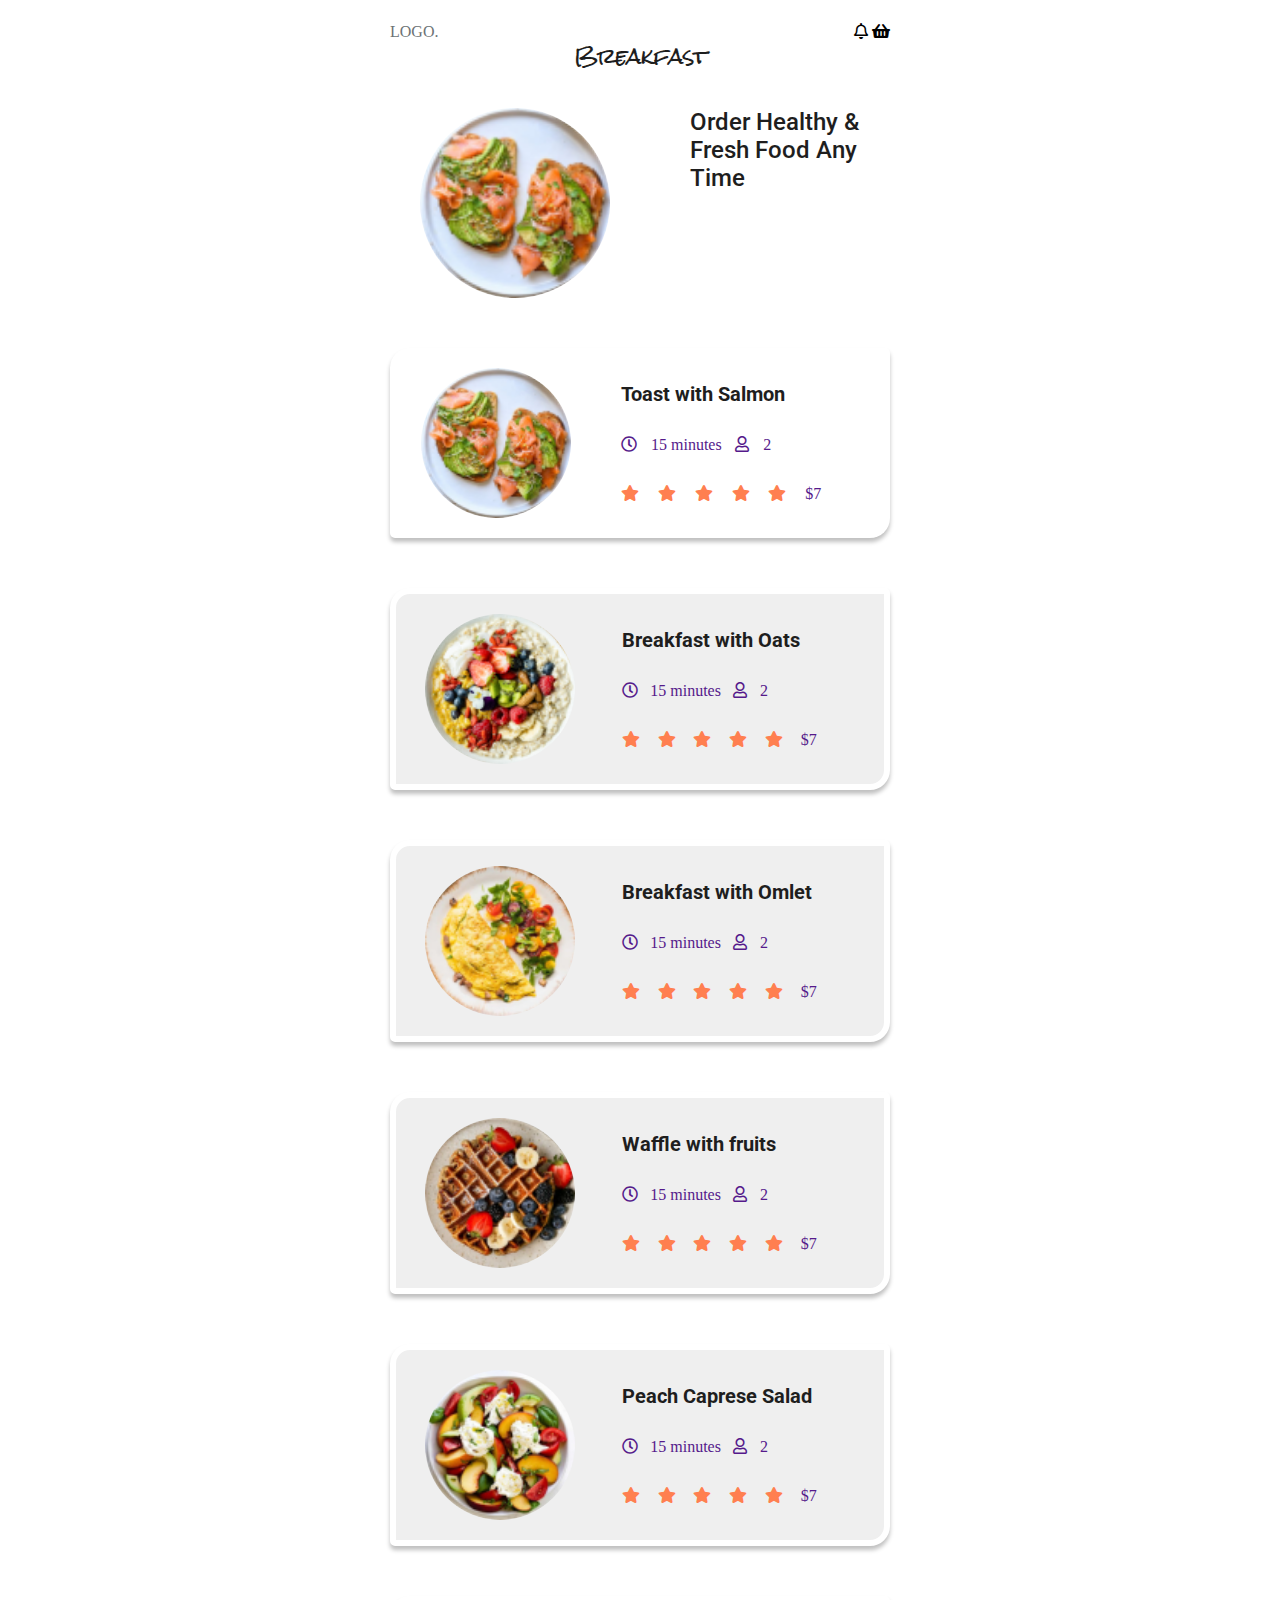
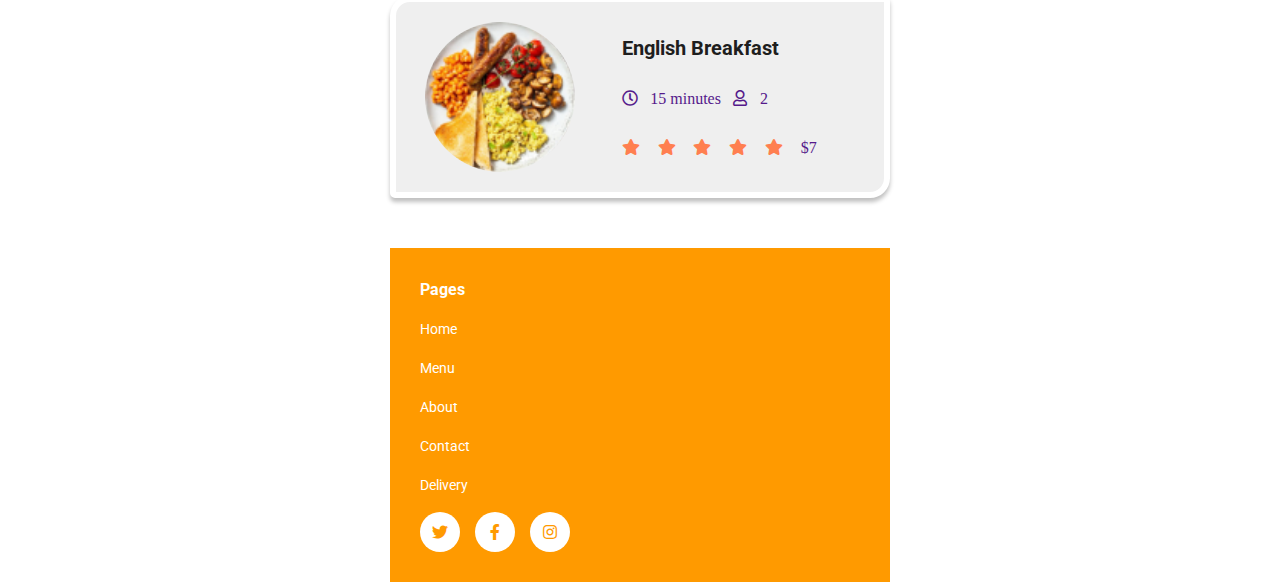
<file: index.html>
<!DOCTYPE html>
<html lang="en">
<head>
    <meta charset="UTF-8">
    <meta name="viewport" content="width=device-width, initial-scale=1.0">
    <title>Document</title>
    <link rel="stylesheet" href="./style.css">
    <link rel="stylesheet" href="https://cdnjs.cloudflare.com/ajax/libs/font-awesome/5.15.4/css/all.min.css">
    <link href="https://fonts.googleapis.com/css2?family=Rock+Salt&display=swap" rel="stylesheet">
    <link href="https://fonts.googleapis.com/css2?family=Roboto&display=swap" rel="stylesheet">

</head>
<body>
    <nav class="nav">
        <h2>LOGO.</h2>
        <div class="notificationIcons">
            <i class="far fa-bell"></i>
            <i class="fas fa-shopping-basket"></i>

        </div>
    </nav>
    <header>
        <h2>Breakfast</h2>
        <div class="content">
            <div class="img">
                <img src="images/Mask group (1).png" alt="">
            </div>
            <div class="text">
                <p>Order Healthy 
                    & Fresh Food
                    Any Time </p>
            </div>
        </div>
    </header>
    <section class="menu">
        <a href="" class="item active">
            <div class="img">
                <img src="images/Mask group (1).png" alt="">
            </div>
            <div class="about">
                <h3>Toast with Salmon</h3>
                <div class="about_order">
                    <i class="far fa-clock"></i>
                    <span>15 minutes</span>
                    <i class="far fa-user"></i>
                    <span>2</span>
                </div>
                <div class="reating">
                    <i class="fas fa-star"></i>
                    <i class="fas fa-star"></i>
                    <i class="fas fa-star"></i>
                    <i class="fas fa-star"></i>
                    <i class="fas fa-star"></i>
                    <span>$7</span>
                </div>
            </div>
        </a>        
        <a href="" class="item">
            <div class="img">
                <img src="images/Mask group.png" alt="">
            </div>
            <div class="about">
                <h3>Breakfast with Oats </h3>
                <div class="about_order">
                    <i class="far fa-clock"></i>
                    <span>15 minutes</span>
                    <i class="far fa-user"></i>
                    <span>2</span>
                </div>
                <div class="reating">
                    <i class="fas fa-star"></i>
                    <i class="fas fa-star"></i>
                    <i class="fas fa-star"></i>
                    <i class="fas fa-star"></i>
                    <i class="fas fa-star"></i>
                    <span>$7</span>
                </div>
            </div>
        </a>        
        <a href="" class="item">
            <div class="img">
                <img src="images/Mask group (4).png" alt="">
            </div>
            <div class="about">
                <h3>Breakfast with Omlet </h3>
                <div class="about_order">
                    <i class="far fa-clock"></i>
                    <span>15 minutes</span>
                    <i class="far fa-user"></i>
                    <span>2</span>
                </div>
                <div class="reating">
                    <i class="fas fa-star"></i>
                    <i class="fas fa-star"></i>
                    <i class="fas fa-star"></i>
                    <i class="fas fa-star"></i>
                    <i class="fas fa-star"></i>
                    <span>$7</span>
                </div>
            </div>
        </a>
        <a href="" class="item">
            <div class="img">
                <img src="images/Mask group (2).png" alt="">
            </div>
            <div class="about">
                <h3>Waffle with fruits </h3>
                <div class="about_order">
                    <i class="far fa-clock"></i>
                    <span>15 minutes</span>
                    <i class="far fa-user"></i>
                    <span>2</span>
                </div>
                <div class="reating">
                    <i class="fas fa-star"></i>
                    <i class="fas fa-star"></i>
                    <i class="fas fa-star"></i>
                    <i class="fas fa-star"></i>
                    <i class="fas fa-star"></i>
                    <span>$7</span>
                </div>
            </div>
        </a>
        <a href="" class="item">
            <div class="img">
                <img src="images/Mask group (5).png" alt="">
            </div>
            <div class="about">
                <h3>Peach Caprese Salad</h3>
                <div class="about_order">
                    <i class="far fa-clock"></i>
                    <span>15 minutes</span>
                    <i class="far fa-user"></i>
                    <span>2</span>
                </div>
                <div class="reating">
                    <i class="fas fa-star"></i>
                    <i class="fas fa-star"></i>
                    <i class="fas fa-star"></i>
                    <i class="fas fa-star"></i>
                    <i class="fas fa-star"></i>
                    <span>$7</span>
                </div>
            </div>
        </a>
        <a href="" class="item">
            <div class="img">
                <img src="images/Mask group (3).png " alt="">
            </div>
            <div class="about">
                <h3>English Breakfast</h3>
                <div class="about_order">
                    <i class="far fa-clock"></i>
                    <span>15 minutes</span>
                    <i class="far fa-user"></i>
                    <span>2</span>
                </div>
                <div class="reating">
                    <i class="fas fa-star"></i>
                    <i class="fas fa-star"></i>
                    <i class="fas fa-star"></i>
                    <i class="fas fa-star"></i>
                    <i class="fas fa-star"></i>
                    <span>$7</span>
                </div>
            </div>
        </a>
    </section>
    <footer>
        <div class="container">
            <h2>Pages</h2>
            <ul>
                <li>Home</li>
                <li>Menu</li>
                <li>About</li>
                <li>Contact</li>
                <li>Delivery</li>
            </ul>

            <div class="social-icons">
                <div class="icon">
                    <i class="fab fa-twitter"></i>

                </div>
                <div class="icon facebook">
                    <i class="fab fa-facebook-f"></i>
                </div>
                <div class="icon">
                    <i class="fab fa-instagram"></i> 
                </div>
               
            </div>
        </div>
    </footer>
</body>
</html>
</file>
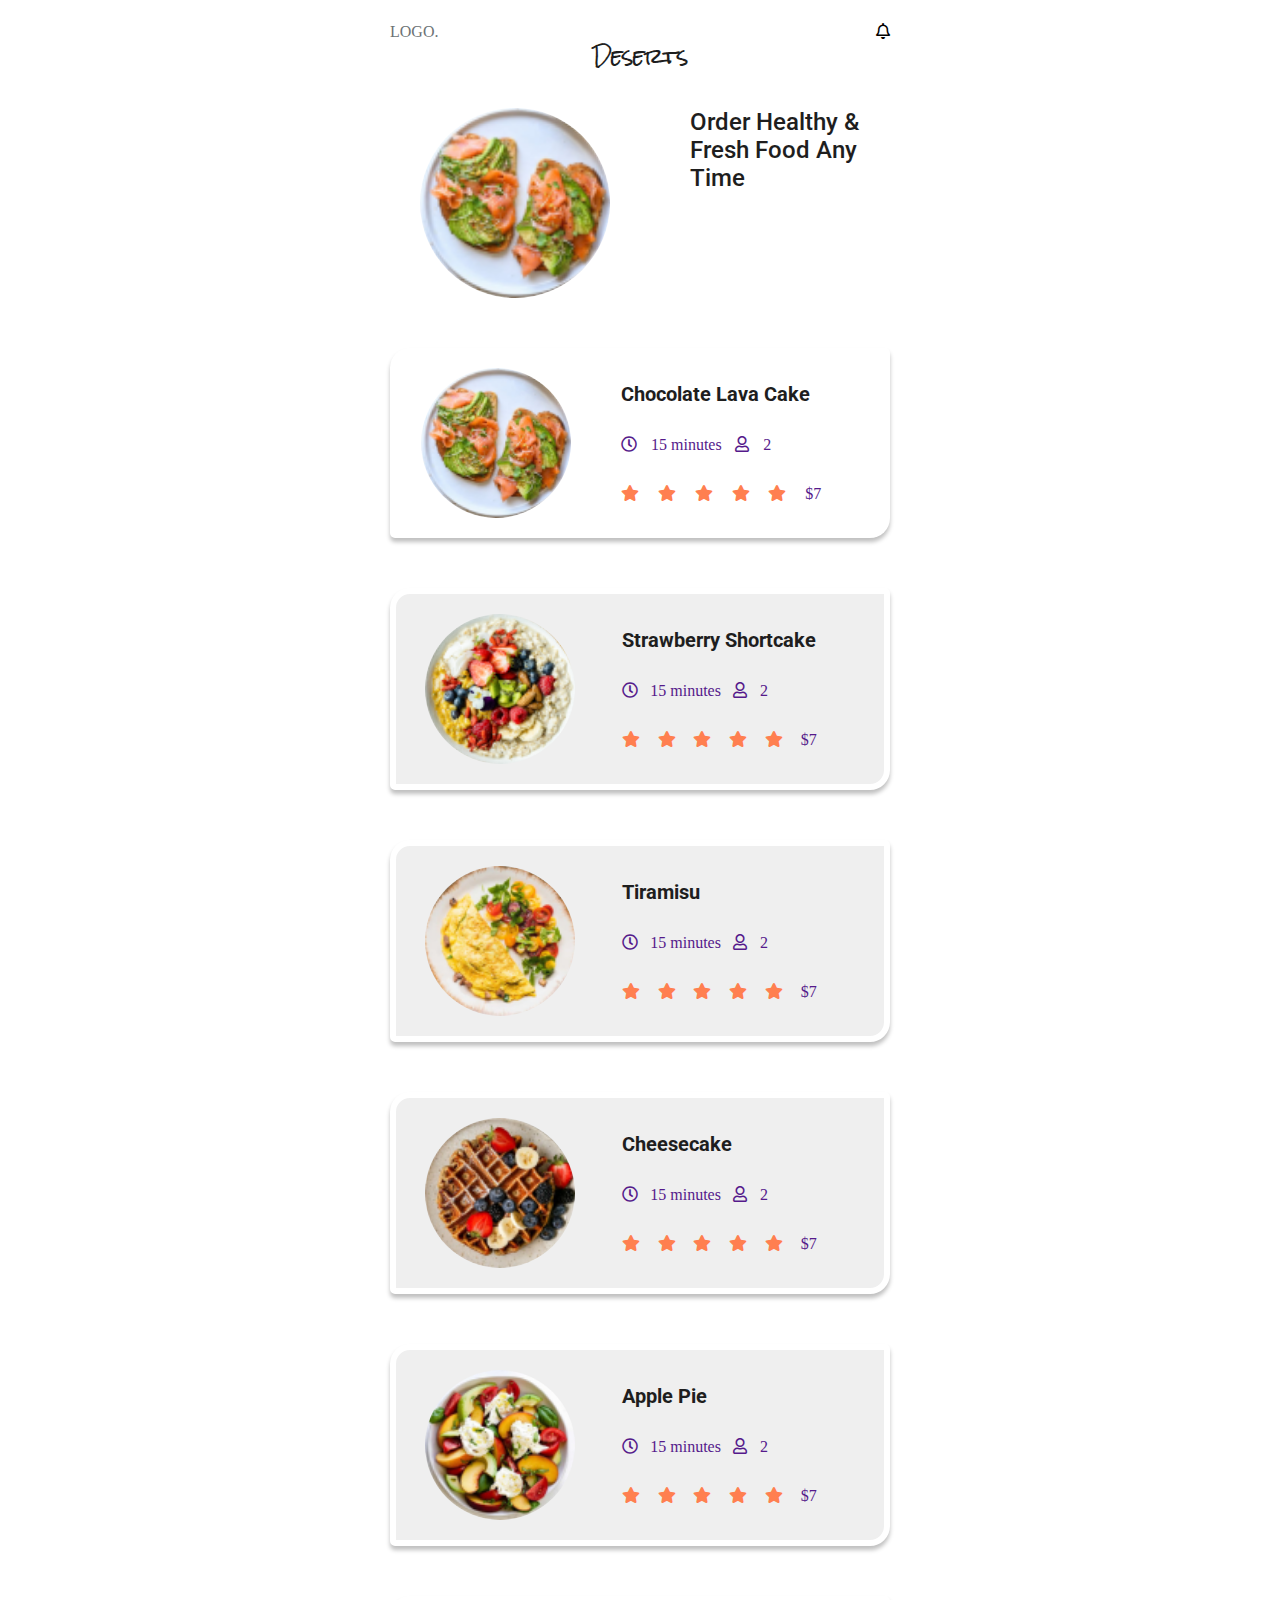
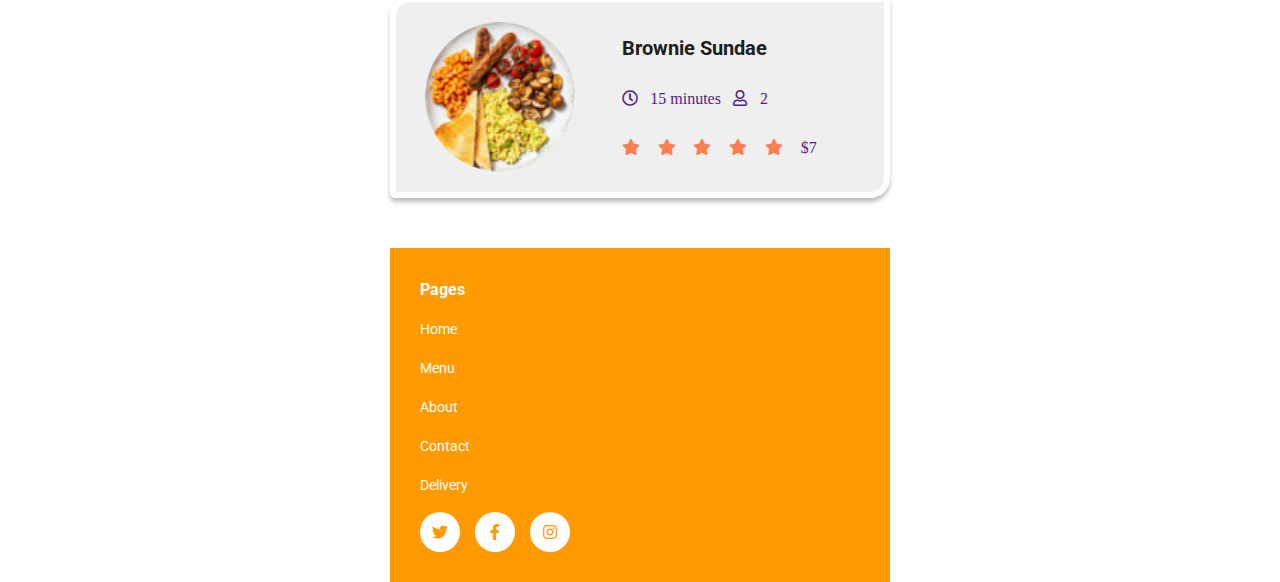
<file: Desserts.html>
<!DOCTYPE html>
<html lang="en">
<head>
    <meta charset="UTF-8">
    <meta name="viewport" content="width=device-width, initial-scale=1.0">
    <title>Document</title>
    <link rel="stylesheet" href="./style.css">
    <link rel="stylesheet" href="https://cdnjs.cloudflare.com/ajax/libs/font-awesome/5.15.4/css/all.min.css">
    <link href="https://fonts.googleapis.com/css2?family=Rock+Salt&display=swap" rel="stylesheet">
    <link href="https://fonts.googleapis.com/css2?family=Roboto&display=swap" rel="stylesheet">

</head>
<body>
    <nav class="nav">
        <h2>LOGO.</h2>
        <div class="notificationIcons">
            <i class="far fa-bell"></i>
        </div>
    </nav>
    <header>
        <h2>Deserts</h2>
        <div class="content">
            <div class="img">
                <img src="images/Mask group (1).png" alt="">
            </div>
            <div class="text">
                <p>Order Healthy 
                    & Fresh Food
                    Any Time </p>
            </div>
        </div>
    </header>
    <section class="menu">
        <a href="" class="item active">
            <div class="img">
                <img src="images/Mask group (1).png" alt="">
            </div>
            <div class="about">
                <h3>Chocolate Lava Cake</h3>
                <div class="about_order">
                    <i class="far fa-clock"></i>
                    <span>15 minutes</span>
                    <i class="far fa-user"></i>
                    <span>2</span>
                </div>
                <div class="reating">
                    <i class="fas fa-star"></i>
                    <i class="fas fa-star"></i>
                    <i class="fas fa-star"></i>
                    <i class="fas fa-star"></i>
                    <i class="fas fa-star"></i>
                    <span>$7</span>
                </div>
            </div>
        </a>        
        <a href="" class="item">
            <div class="img">
                <img src="images/Mask group.png" alt="">
            </div>
            <div class="about">
                <h3>Strawberry Shortcake</h3>
                <div class="about_order">
                    <i class="far fa-clock"></i>
                    <span>15 minutes</span>
                    <i class="far fa-user"></i>
                    <span>2</span>
                </div>
                <div class="reating">
                    <i class="fas fa-star"></i>
                    <i class="fas fa-star"></i>
                    <i class="fas fa-star"></i>
                    <i class="fas fa-star"></i>
                    <i class="fas fa-star"></i>
                    <span>$7</span>
                </div>
            </div>
        </a>        
        <a href="" class="item">
            <div class="img">
                <img src="images/Mask group (4).png" alt="">
            </div>
            <div class="about">
                <h3>Tiramisu</h3>
                <div class="about_order">
                    <i class="far fa-clock"></i>
                    <span>15 minutes</span>
                    <i class="far fa-user"></i>
                    <span>2</span>
                </div>
                <div class="reating">
                    <i class="fas fa-star"></i>
                    <i class="fas fa-star"></i>
                    <i class="fas fa-star"></i>
                    <i class="fas fa-star"></i>
                    <i class="fas fa-star"></i>
                    <span>$7</span>
                </div>
            </div>
        </a>
        <a href="" class="item">
            <div class="img">
                <img src="images/Mask group (2).png" alt="">
            </div>
            <div class="about">
                <h3>Cheesecake </h3>
                <div class="about_order">
                    <i class="far fa-clock"></i>
                    <span>15 minutes</span>
                    <i class="far fa-user"></i>
                    <span>2</span>
                </div>
                <div class="reating">
                    <i class="fas fa-star"></i>
                    <i class="fas fa-star"></i>
                    <i class="fas fa-star"></i>
                    <i class="fas fa-star"></i>
                    <i class="fas fa-star"></i>
                    <span>$7</span>
                </div>
            </div>
        </a>
        <a href="" class="item">
            <div class="img">
                <img src="images/Mask group (5).png" alt="">
            </div>
            <div class="about">
                <h3>Apple Pie</h3>
                <div class="about_order">
                    <i class="far fa-clock"></i>
                    <span>15 minutes</span>
                    <i class="far fa-user"></i>
                    <span>2</span>
                </div>
                <div class="reating">
                    <i class="fas fa-star"></i>
                    <i class="fas fa-star"></i>
                    <i class="fas fa-star"></i>
                    <i class="fas fa-star"></i>
                    <i class="fas fa-star"></i>
                    <span>$7</span>
                </div>
            </div>
        </a>
        <a href="" class="item">
            <div class="img">
                <img src="images/Mask group (3).png " alt="">
            </div>
            <div class="about">
                <h3>Brownie Sundae</h3>
                <div class="about_order">
                    <i class="far fa-clock"></i>
                    <span>15 minutes</span>
                    <i class="far fa-user"></i>
                    <span>2</span>
                </div>
                <div class="reating">
                    <i class="fas fa-star"></i>
                    <i class="fas fa-star"></i>
                    <i class="fas fa-star"></i>
                    <i class="fas fa-star"></i>
                    <i class="fas fa-star"></i>
                    <span>$7</span>
                </div>
            </div>
        </a>
    </section>
    <footer>
        <div class="container">
            <h2>Pages</h2>
            <ul>
                <li>Home</li>
                <li>Menu</li>
                <li>About</li>
                <li>Contact</li>
                <li>Delivery</li>
            </ul>

            <div class="social-icons">
                <div class="icon">
                    <i class="fab fa-twitter"></i>

                </div>
                <div class="icon facebook">
                    <i class="fab fa-facebook-f"></i>
                </div>
                <div class="icon">
                    <i class="fab fa-instagram"></i> 
                </div>
               
            </div>
        </div>
    </footer>
</body>
</html>
</file>
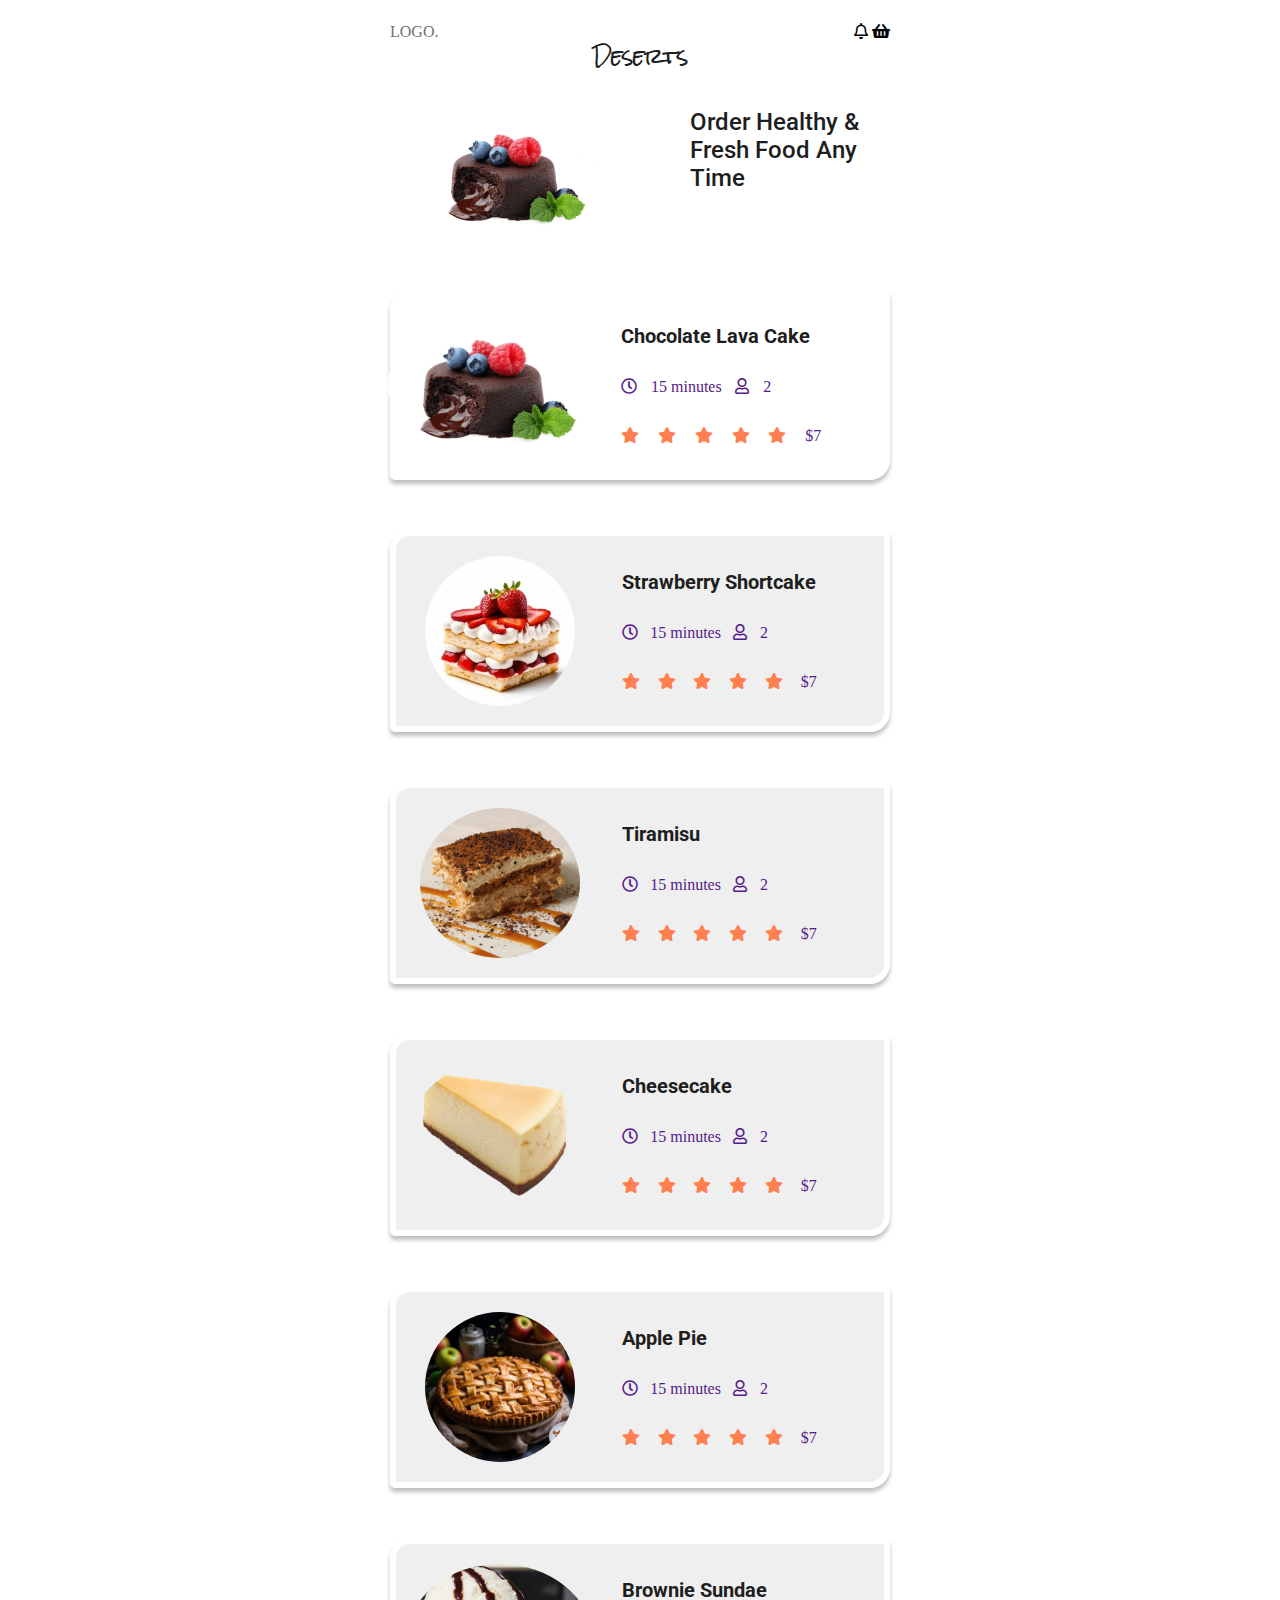
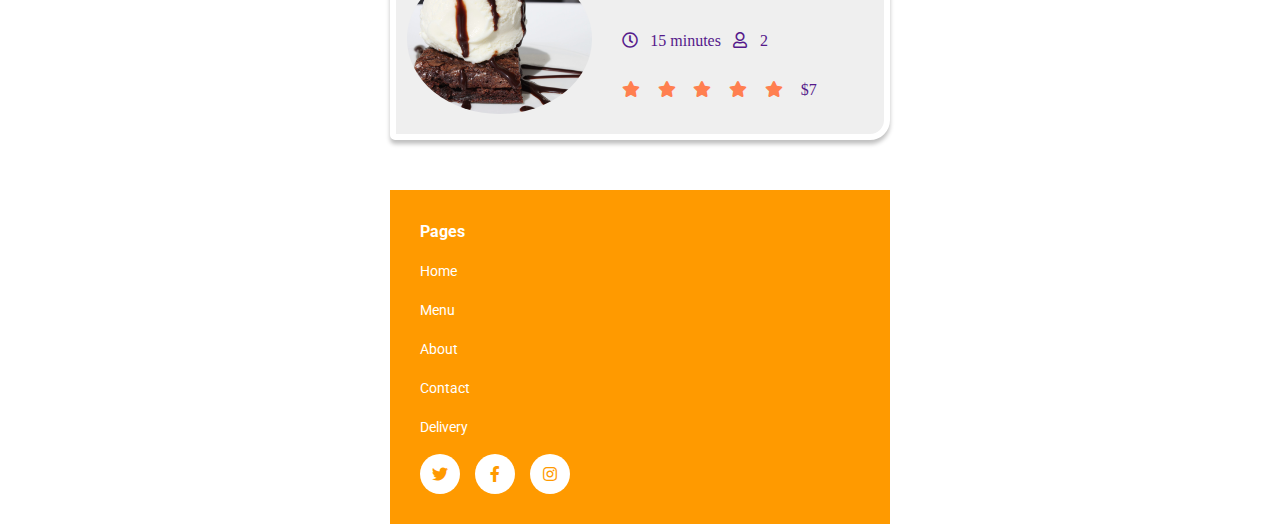
<file: desserts.html>
<!DOCTYPE html>
<html lang="en">
<head>
    <meta charset="UTF-8">
    <meta name="viewport" content="width=device-width, initial-scale=1.0">
    <title>Document</title>
    <link rel="stylesheet" href="./style.css">
    <link rel="stylesheet" href="https://cdnjs.cloudflare.com/ajax/libs/font-awesome/5.15.4/css/all.min.css">
    <link href="https://fonts.googleapis.com/css2?family=Rock+Salt&display=swap" rel="stylesheet">
    <link href="https://fonts.googleapis.com/css2?family=Roboto&display=swap" rel="stylesheet">

</head>
<body>
    <nav class="nav">
        <h2>LOGO.</h2>
        <div class="notificationIcons">
            <i class="far fa-bell"></i>
            <i class="fas fa-shopping-basket"></i>
        </div>
    </nav>
    <header>
        <h2>Deserts</h2>
        <div class="content">
            <div class="img">
                <img src="images/desert/delicious-chocolate-fondant-berries-mint-600nw-2350382989.webp" alt="">
            </div>
            <div class="text">
                <p>Order Healthy 
                    & Fresh Food
                    Any Time </p>
            </div>
        </div>
    </header>
    <section class="menu">
        <a href="" class="item active">
            <div class="img">
                <img src="images/desert/delicious-chocolate-fondant-berries-mint-600nw-2350382989.webp" alt="">
            </div>
            <div class="about">
                <h3>Chocolate Lava Cake</h3>
                <div class="about_order">
                    <i class="far fa-clock"></i>
                    <span>15 minutes</span>
                    <i class="far fa-user"></i>
                    <span>2</span>
                </div>
                <div class="reating">
                    <i class="fas fa-star"></i>
                    <i class="fas fa-star"></i>
                    <i class="fas fa-star"></i>
                    <i class="fas fa-star"></i>
                    <i class="fas fa-star"></i>
                    <span>$7</span>
                </div>
            </div>
        </a>        
        <a href="" class="item">
            <div class="img">
                <img src="images/desert/delicious-strawberry-shortcake-isolated-on-white-background-free-photo.jpg" alt="">
            </div>
            <div class="about">
                <h3>Strawberry Shortcake</h3>
                <div class="about_order">
                    <i class="far fa-clock"></i>
                    <span>15 minutes</span>
                    <i class="far fa-user"></i>
                    <span>2</span>
                </div>
                <div class="reating">
                    <i class="fas fa-star"></i>
                    <i class="fas fa-star"></i>
                    <i class="fas fa-star"></i>
                    <i class="fas fa-star"></i>
                    <i class="fas fa-star"></i>
                    <span>$7</span>
                </div>
            </div>
        </a>        
        <a href="" class="item">
            <div class="img">
                <img src="images/desert/pexels-mehrdad-badr-12916029.jpg" alt="">
            </div>
            <div class="about">
                <h3>Tiramisu</h3>
                <div class="about_order">
                    <i class="far fa-clock"></i>
                    <span>15 minutes</span>
                    <i class="far fa-user"></i>
                    <span>2</span>
                </div>
                <div class="reating">
                    <i class="fas fa-star"></i>
                    <i class="fas fa-star"></i>
                    <i class="fas fa-star"></i>
                    <i class="fas fa-star"></i>
                    <i class="fas fa-star"></i>
                    <span>$7</span>
                </div>
            </div>
        </a>
        <a href="" class="item">
            <div class="img">
                <img src="images/desert/Cheesecake-Slice-PNG-Free-Download.png" alt="">
            </div>
            <div class="about">
                <h3>Cheesecake </h3>
                <div class="about_order">
                    <i class="far fa-clock"></i>
                    <span>15 minutes</span>
                    <i class="far fa-user"></i>
                    <span>2</span>
                </div>
                <div class="reating">
                    <i class="fas fa-star"></i>
                    <i class="fas fa-star"></i>
                    <i class="fas fa-star"></i>
                    <i class="fas fa-star"></i>
                    <i class="fas fa-star"></i>
                    <span>$7</span>
                </div>
            </div>
        </a>
        <a href="" class="item">
            <div class="img">
                <img src="images/desert/ai-generated-8129967_640.webp" alt="">
            </div>
            <div class="about">
                <h3>Apple Pie</h3>
                <div class="about_order">
                    <i class="far fa-clock"></i>
                    <span>15 minutes</span>
                    <i class="far fa-user"></i>
                    <span>2</span>
                </div>
                <div class="reating">
                    <i class="fas fa-star"></i>
                    <i class="fas fa-star"></i>
                    <i class="fas fa-star"></i>
                    <i class="fas fa-star"></i>
                    <i class="fas fa-star"></i>
                    <span>$7</span>
                </div>
            </div>
        </a>
        <a href="" class="item">
            <div class="img">
                <img src="images/desert/brownie-6402535_1280.jpg" alt="">
            </div>
            <div class="about">
                <h3>Brownie Sundae</h3>
                <div class="about_order">
                    <i class="far fa-clock"></i>
                    <span>15 minutes</span>
                    <i class="far fa-user"></i>
                    <span>2</span>
                </div>
                <div class="reating">
                    <i class="fas fa-star"></i>
                    <i class="fas fa-star"></i>
                    <i class="fas fa-star"></i>
                    <i class="fas fa-star"></i>
                    <i class="fas fa-star"></i>
                    <span>$7</span>
                </div>
            </div>
        </a>
    </section>
    <footer>
        <div class="container">
            <h2>Pages</h2>
            <ul>
                <li>Home</li>
                <li>Menu</li>
                <li>About</li>
                <li>Contact</li>
                <li>Delivery</li>
            </ul>

            <div class="social-icons">
                <div class="icon">
                    <i class="fab fa-twitter"></i>

                </div>
                <div class="icon facebook">
                    <i class="fab fa-facebook-f"></i>
                </div>
                <div class="icon">
                    <i class="fab fa-instagram"></i> 
                </div>
               
            </div>
        </div>
    </footer>
</body>
</html>
</file>
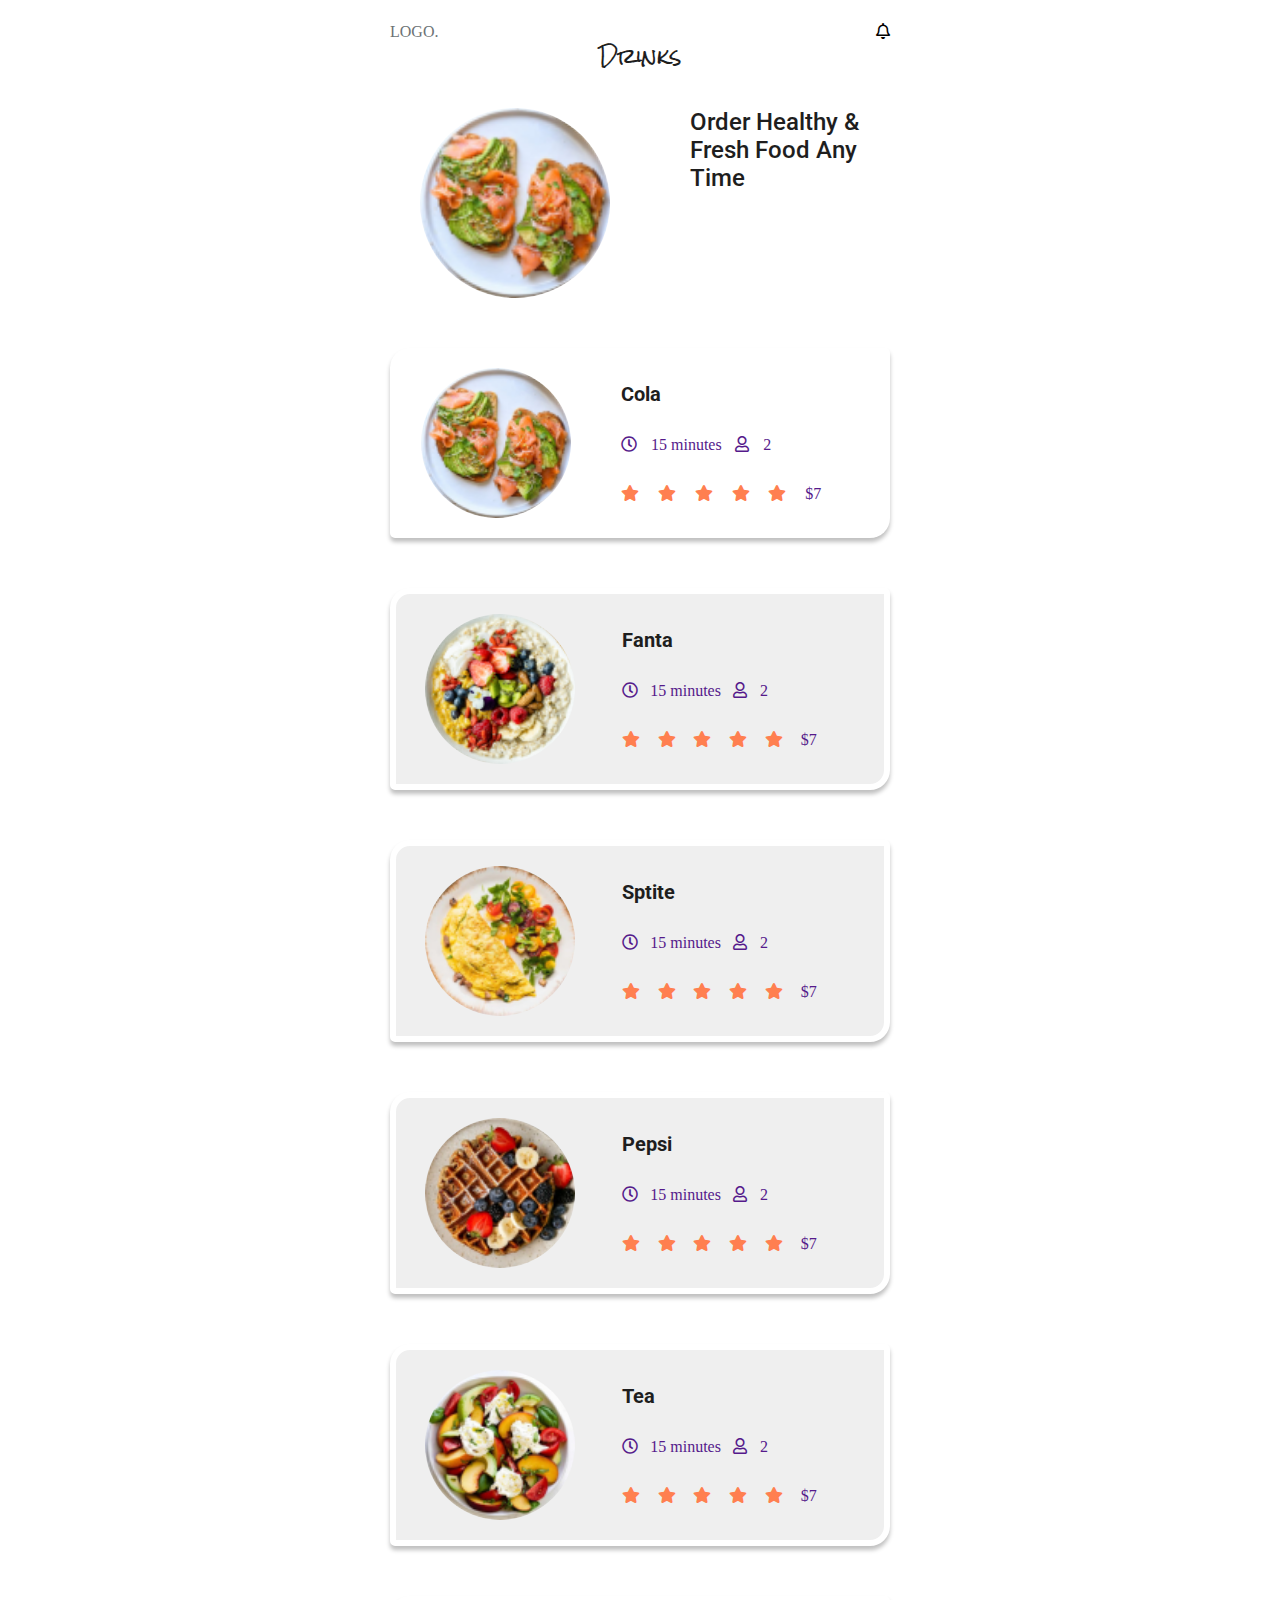
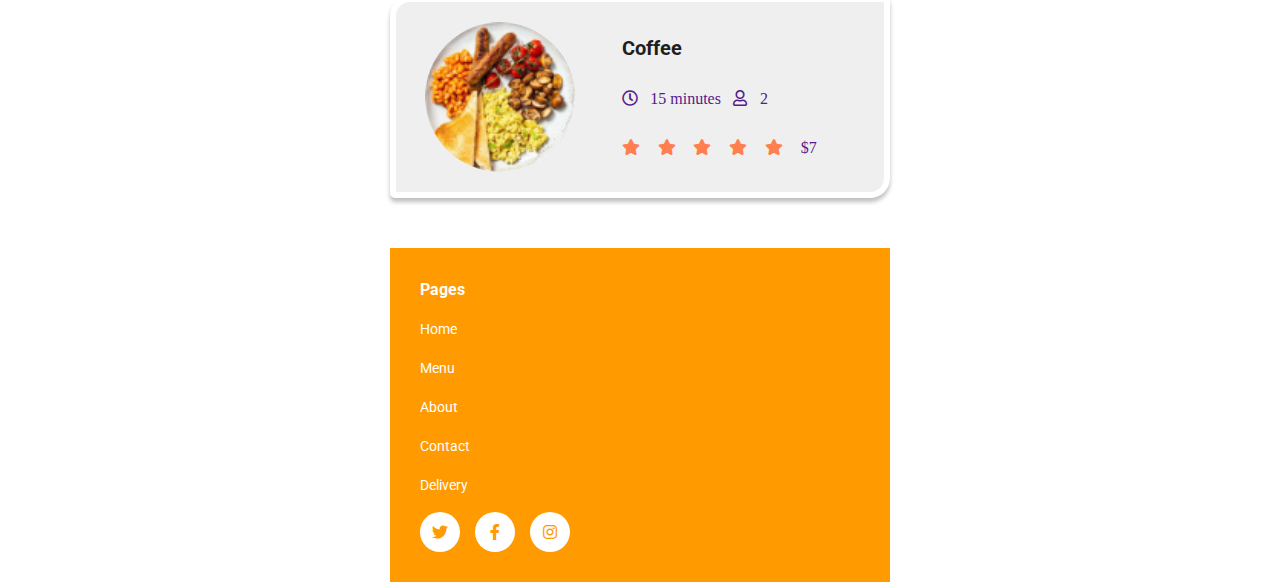
<file: Drinks.html>
<!DOCTYPE html>
<html lang="en">
<head>
    <meta charset="UTF-8">
    <meta name="viewport" content="width=device-width, initial-scale=1.0">
    <title>Document</title>
    <link rel="stylesheet" href="./style.css">
    <link rel="stylesheet" href="https://cdnjs.cloudflare.com/ajax/libs/font-awesome/5.15.4/css/all.min.css">
    <link href="https://fonts.googleapis.com/css2?family=Rock+Salt&display=swap" rel="stylesheet">
    <link href="https://fonts.googleapis.com/css2?family=Roboto&display=swap" rel="stylesheet">

</head>
<body>
    <nav class="nav">
        <h2>LOGO.</h2>
        <div class="notificationIcons">
            <i class="far fa-bell"></i>
        </div>
    </nav>
    <header>
        <h2>Drinks</h2>
        <div class="content">
            <div class="img">
                <img src="images/Mask group (1).png" alt="">
            </div>
            <div class="text">
                <p>Order Healthy 
                    & Fresh Food
                    Any Time </p>
            </div>
        </div>
    </header>
    <section class="menu">
        <a href="" class="item active">
            <div class="img">
                <img src="images/Mask group (1).png" alt="">
            </div>
            <div class="about">
                <h3>Cola</h3>
                <div class="about_order">
                    <i class="far fa-clock"></i>
                    <span>15 minutes</span>
                    <i class="far fa-user"></i>
                    <span>2</span>
                </div>
                <div class="reating">
                    <i class="fas fa-star"></i>
                    <i class="fas fa-star"></i>
                    <i class="fas fa-star"></i>
                    <i class="fas fa-star"></i>
                    <i class="fas fa-star"></i>
                    <span>$7</span>
                </div>
            </div>
        </a>        
        <a href="" class="item">
            <div class="img">
                <img src="images/Mask group.png" alt="">
            </div>
            <div class="about">
                <h3>Fanta </h3>
                <div class="about_order">
                    <i class="far fa-clock"></i>
                    <span>15 minutes</span>
                    <i class="far fa-user"></i>
                    <span>2</span>
                </div>
                <div class="reating">
                    <i class="fas fa-star"></i>
                    <i class="fas fa-star"></i>
                    <i class="fas fa-star"></i>
                    <i class="fas fa-star"></i>
                    <i class="fas fa-star"></i>
                    <span>$7</span>
                </div>
            </div>
        </a>        
        <a href="" class="item">
            <div class="img">
                <img src="images/Mask group (4).png" alt="">
            </div>
            <div class="about">
                <h3>Sptite </h3>
                <div class="about_order">
                    <i class="far fa-clock"></i>
                    <span>15 minutes</span>
                    <i class="far fa-user"></i>
                    <span>2</span>
                </div>
                <div class="reating">
                    <i class="fas fa-star"></i>
                    <i class="fas fa-star"></i>
                    <i class="fas fa-star"></i>
                    <i class="fas fa-star"></i>
                    <i class="fas fa-star"></i>
                    <span>$7</span>
                </div>
            </div>
        </a>
        <a href="" class="item">
            <div class="img">
                <img src="images/Mask group (2).png" alt="">
            </div>
            <div class="about">
                <h3>Pepsi </h3>
                <div class="about_order">
                    <i class="far fa-clock"></i>
                    <span>15 minutes</span>
                    <i class="far fa-user"></i>
                    <span>2</span>
                </div>
                <div class="reating">
                    <i class="fas fa-star"></i>
                    <i class="fas fa-star"></i>
                    <i class="fas fa-star"></i>
                    <i class="fas fa-star"></i>
                    <i class="fas fa-star"></i>
                    <span>$7</span>
                </div>
            </div>
        </a>
        <a href="" class="item">
            <div class="img">
                <img src="images/Mask group (5).png" alt="">
            </div>
            <div class="about">
                <h3>Tea</h3>
                <div class="about_order">
                    <i class="far fa-clock"></i>
                    <span>15 minutes</span>
                    <i class="far fa-user"></i>
                    <span>2</span>
                </div>
                <div class="reating">
                    <i class="fas fa-star"></i>
                    <i class="fas fa-star"></i>
                    <i class="fas fa-star"></i>
                    <i class="fas fa-star"></i>
                    <i class="fas fa-star"></i>
                    <span>$7</span>
                </div>
            </div>
        </a>
        <a href="" class="item">
            <div class="img">
                <img src="images/Mask group (3).png " alt="">
            </div>
            <div class="about">
                <h3>Coffee</h3>
                <div class="about_order">
                    <i class="far fa-clock"></i>
                    <span>15 minutes</span>
                    <i class="far fa-user"></i>
                    <span>2</span>
                </div>
                <div class="reating">
                    <i class="fas fa-star"></i>
                    <i class="fas fa-star"></i>
                    <i class="fas fa-star"></i>
                    <i class="fas fa-star"></i>
                    <i class="fas fa-star"></i>
                    <span>$7</span>
                </div>
            </div>
        </a>
    </section>
    <footer>
        <div class="container">
            <h2>Pages</h2>
            <ul>
                <li>Home</li>
                <li>Menu</li>
                <li>About</li>
                <li>Contact</li>
                <li>Delivery</li>
            </ul>

            <div class="social-icons">
                <div class="icon">
                    <i class="fab fa-twitter"></i>

                </div>
                <div class="icon facebook">
                    <i class="fab fa-facebook-f"></i>
                </div>
                <div class="icon">
                    <i class="fab fa-instagram"></i> 
                </div>
               
            </div>
        </div>
    </footer>
</body>
</html>
</file>
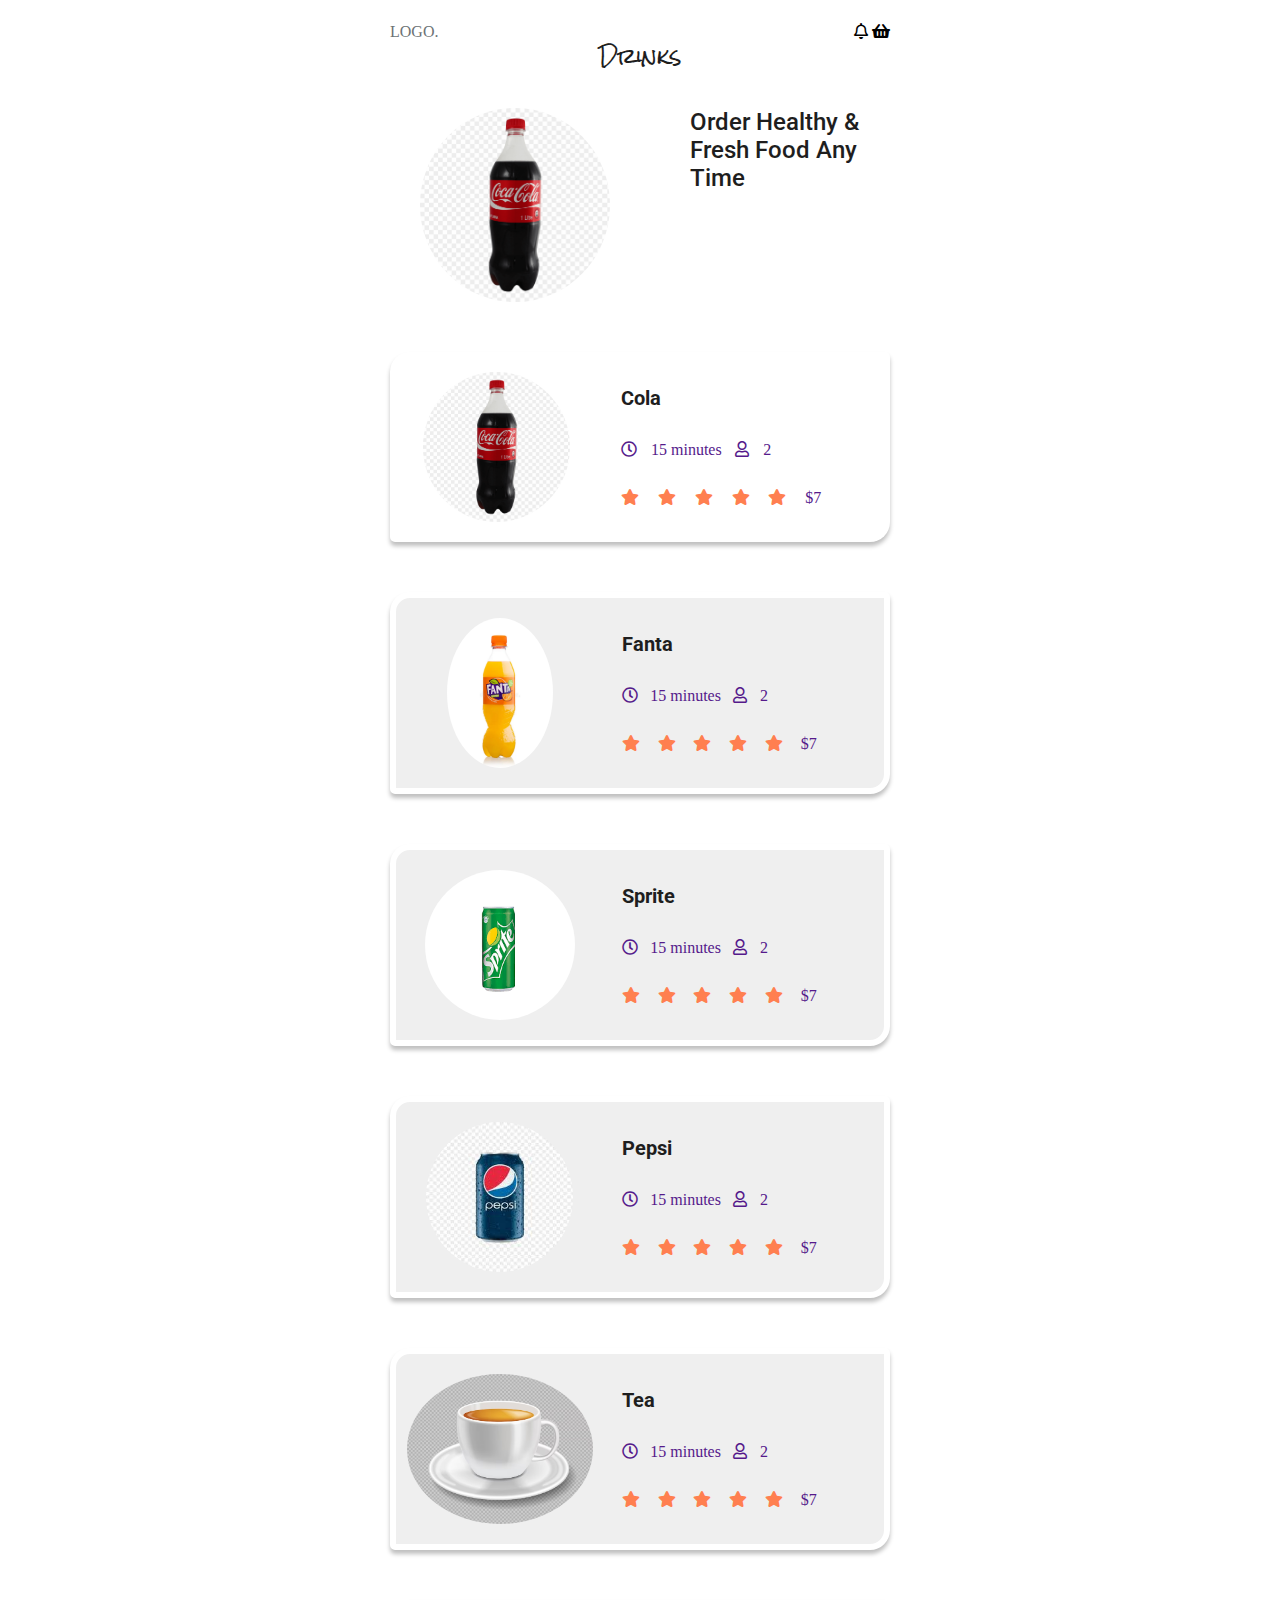
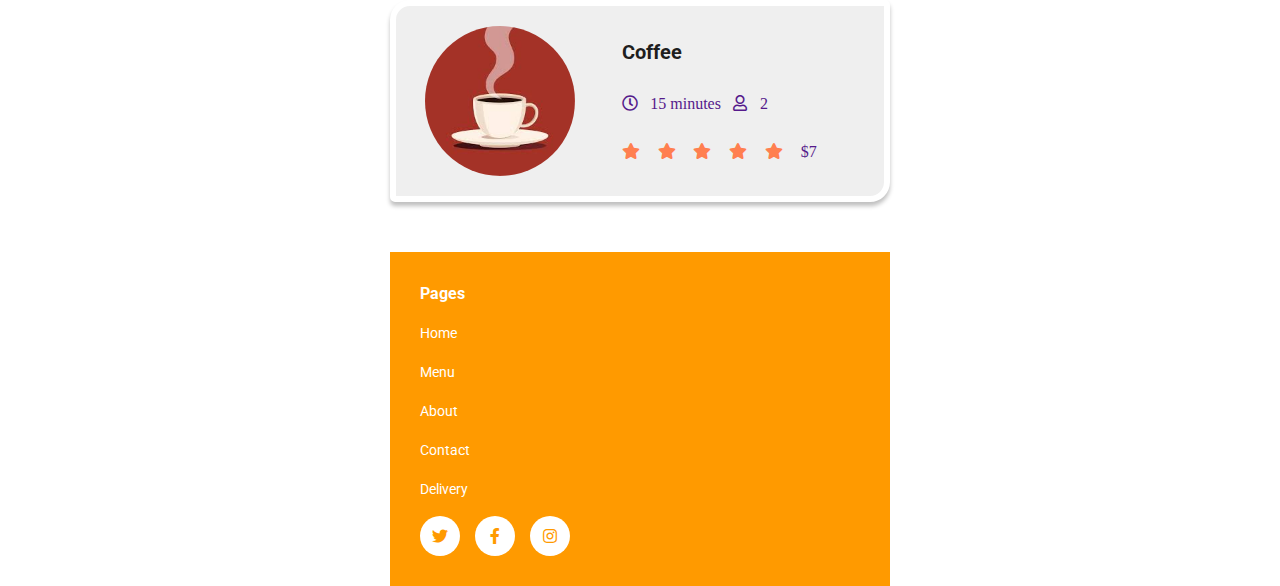
<file: drinks.html>
<!DOCTYPE html>
<html lang="en">
<head>
    <meta charset="UTF-8">
    <meta name="viewport" content="width=device-width, initial-scale=1.0">
    <title>Document</title>
    <link rel="stylesheet" href="./style.css">
    <link rel="stylesheet" href="https://cdnjs.cloudflare.com/ajax/libs/font-awesome/5.15.4/css/all.min.css">
    <link href="https://fonts.googleapis.com/css2?family=Rock+Salt&display=swap" rel="stylesheet">
    <link href="https://fonts.googleapis.com/css2?family=Roboto&display=swap" rel="stylesheet">

</head>
<body>
    <nav class="nav">
        <h2>LOGO.</h2>
        <div class="notificationIcons">
            <i class="far fa-bell"></i>
            <i class="fas fa-shopping-basket"></i>

        </div>
    </nav>
    <header>
        <h2>Drinks</h2>
        <div class="content">
            <div class="img">
                <img src="images/drinks/coke-free-desktop-115385941292ptblrvxaz.png" alt="">
            </div>
            <div class="text">
                <p>Order Healthy 
                    & Fresh Food
                    Any Time </p>
            </div>
        </div>
    </header>
    <section class="menu">
        <a href="" class="item active">
            <div class="img">
                <img src="images/drinks/coke-free-desktop-115385941292ptblrvxaz.png" alt="">
            </div>
            <div class="about">
                <h3>Cola</h3>
                <div class="about_order">
                    <i class="far fa-clock"></i>
                    <span>15 minutes</span>
                    <i class="far fa-user"></i>
                    <span>2</span>
                </div>
                <div class="reating">
                    <i class="fas fa-star"></i>
                    <i class="fas fa-star"></i>
                    <i class="fas fa-star"></i>
                    <i class="fas fa-star"></i>
                    <i class="fas fa-star"></i>
                    <span>$7</span>
                </div>
            </div>
        </a>        
        <a href="" class="item">
            <div class="img">
                <img src="images/drinks/london-uk-november-fanta-plastic-bottle-isolated-white-three-popular-drinks-produced-coca-cola-com-background-company-103672401.webp" alt="">
            </div>
            <div class="about">
                <h3>Fanta </h3>
                <div class="about_order">
                    <i class="far fa-clock"></i>
                    <span>15 minutes</span>
                    <i class="far fa-user"></i>
                    <span>2</span>
                </div>
                <div class="reating">
                    <i class="fas fa-star"></i>
                    <i class="fas fa-star"></i>
                    <i class="fas fa-star"></i>
                    <i class="fas fa-star"></i>
                    <i class="fas fa-star"></i>
                    <span>$7</span>
                </div>
            </div>
        </a>        
        <a href="" class="item">
            <div class="img">
                <img src="images/drinks/images.png" alt="">
            </div>
            <div class="about">
                <h3>Sprite </h3>
                <div class="about_order">
                    <i class="far fa-clock"></i>
                    <span>15 minutes</span>
                    <i class="far fa-user"></i>
                    <span>2</span>
                </div>
                <div class="reating">
                    <i class="fas fa-star"></i>
                    <i class="fas fa-star"></i>
                    <i class="fas fa-star"></i>
                    <i class="fas fa-star"></i>
                    <i class="fas fa-star"></i>
                    <span>$7</span>
                </div>
            </div>
        </a>
        <a href="" class="item">
            <div class="img">
                <img src="images/drinks/images.jpeg" alt="">
            </div>
            <div class="about">
                <h3>Pepsi </h3>
                <div class="about_order">
                    <i class="far fa-clock"></i>
                    <span>15 minutes</span>
                    <i class="far fa-user"></i>
                    <span>2</span>
                </div>
                <div class="reating">
                    <i class="fas fa-star"></i>
                    <i class="fas fa-star"></i>
                    <i class="fas fa-star"></i>
                    <i class="fas fa-star"></i>
                    <i class="fas fa-star"></i>
                    <span>$7</span>
                </div>
            </div>
        </a>
        <a href="" class="item">
            <div class="img">
                <img src="images/drinks/cup-tea-vector-realistic-isolated-white-illlustration-plate_1268-18066.avif" alt="">
            </div>
            <div class="about">
                <h3>Tea</h3>
                <div class="about_order">
                    <i class="far fa-clock"></i>
                    <span>15 minutes</span>
                    <i class="far fa-user"></i>
                    <span>2</span>
                </div>
                <div class="reating">
                    <i class="fas fa-star"></i>
                    <i class="fas fa-star"></i>
                    <i class="fas fa-star"></i>
                    <i class="fas fa-star"></i>
                    <i class="fas fa-star"></i>
                    <span>$7</span>
                </div>
            </div>
        </a>
        <a href="" class="item">
            <div class="img">
                <img src="images/drinks/coffee.jpeg" alt="">
            </div>
            <div class="about">
                <h3>Coffee</h3>
                <div class="about_order">
                    <i class="far fa-clock"></i>
                    <span>15 minutes</span>
                    <i class="far fa-user"></i>
                    <span>2</span>
                </div>
                <div class="reating">
                    <i class="fas fa-star"></i>
                    <i class="fas fa-star"></i>
                    <i class="fas fa-star"></i>
                    <i class="fas fa-star"></i>
                    <i class="fas fa-star"></i>
                    <span>$7</span>
                </div>
            </div>
        </a>
    </section>
    <footer>
        <div class="container">
            <h2>Pages</h2>
            <ul>
                <li>Home</li>
                <li>Menu</li>
                <li>About</li>
                <li>Contact</li>
                <li>Delivery</li>
            </ul>

            <div class="social-icons">
                <div class="icon">
                    <i class="fab fa-twitter"></i>

                </div>
                <div class="icon facebook">
                    <i class="fab fa-facebook-f"></i>
                </div>
                <div class="icon">
                    <i class="fab fa-instagram"></i> 
                </div>
               
            </div>
        </div>
    </footer>
</body>
</html>
</file>
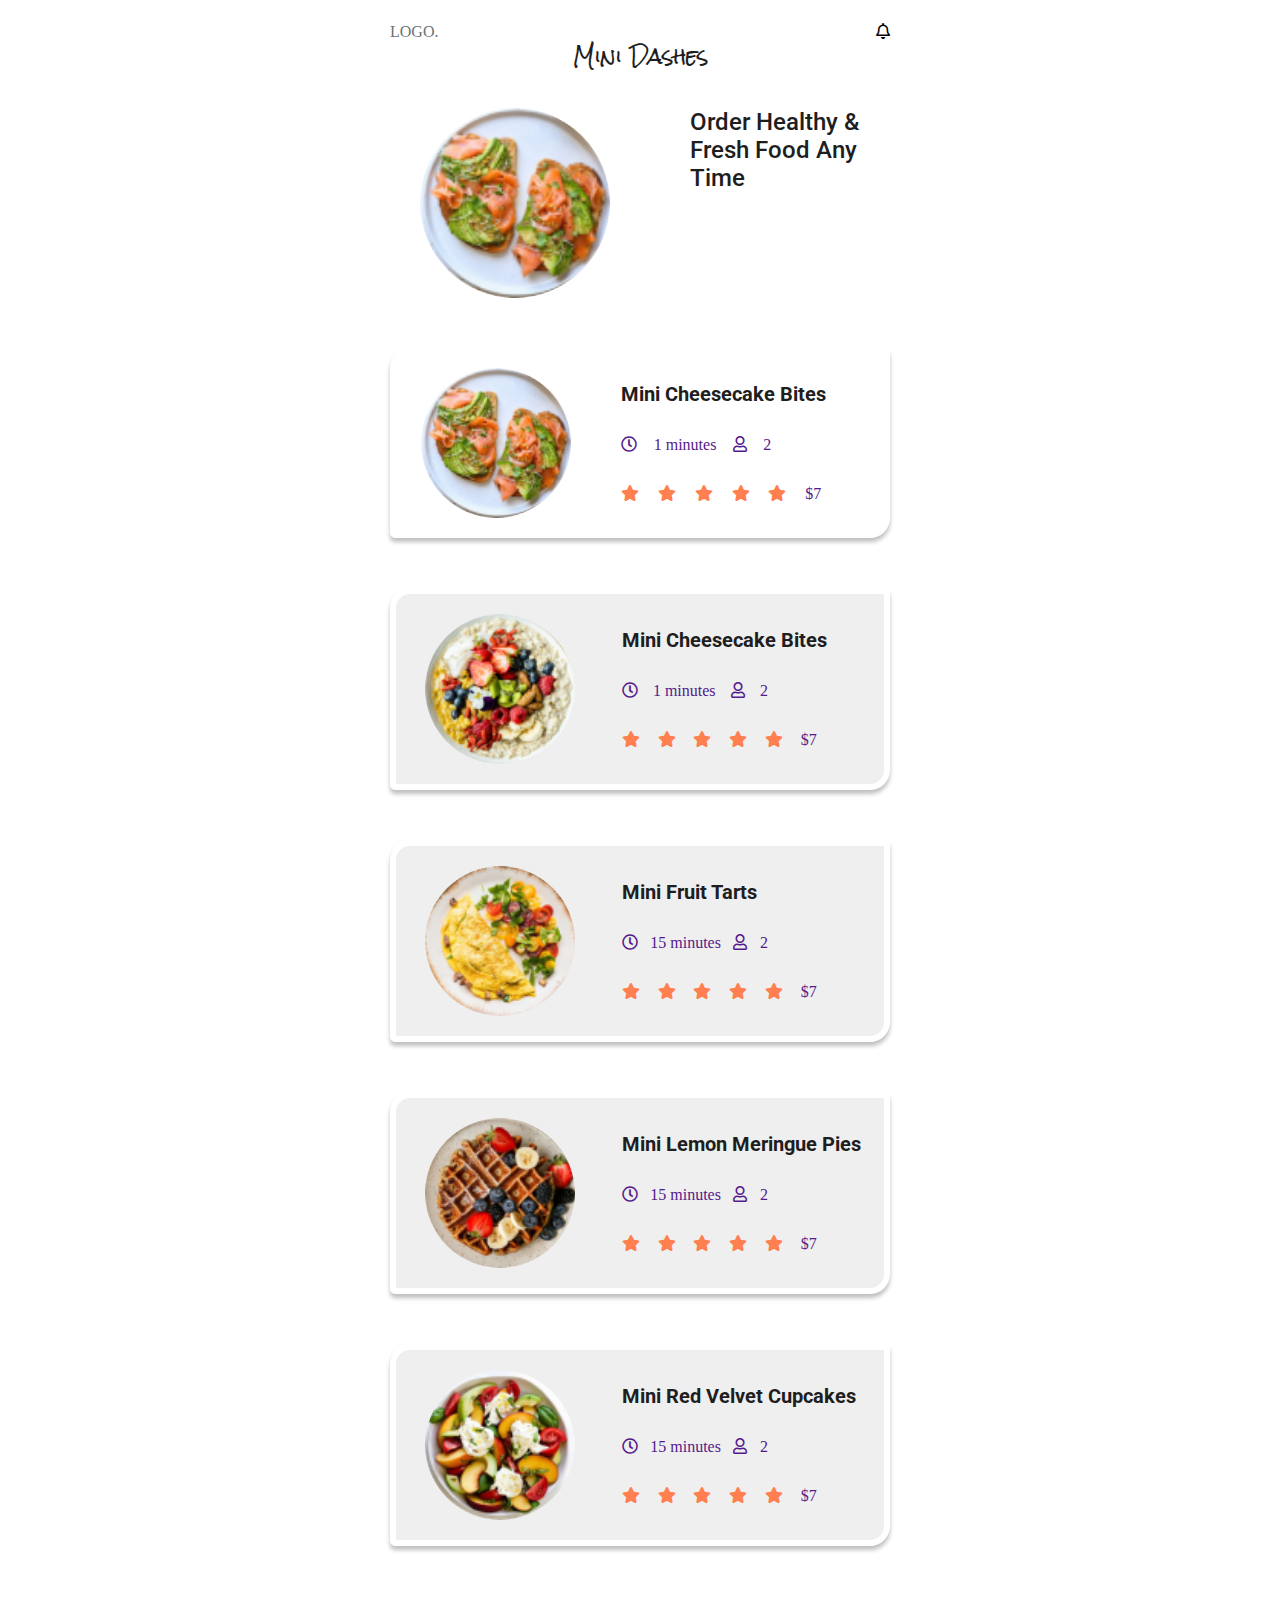
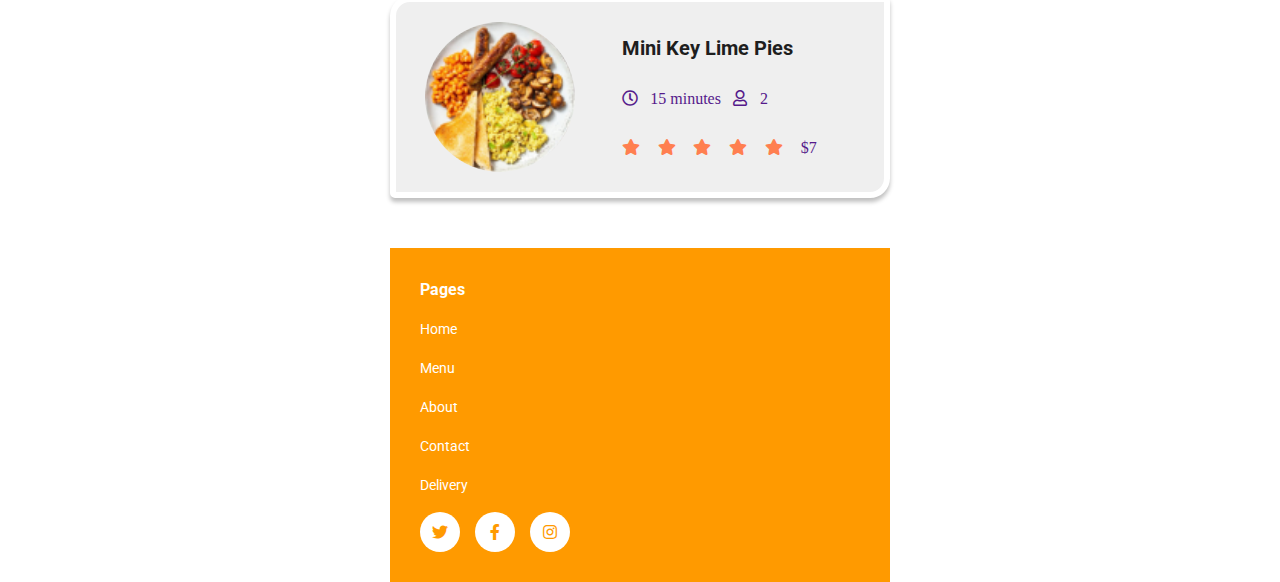
<file: MiniDashes.html>
<!DOCTYPE html>
<html lang="en">
<head>
    <meta charset="UTF-8">
    <meta name="viewport" content="width=device-width, initial-scale=1.0">
    <title>Document</title>
    <link rel="stylesheet" href="./style.css">
    <link rel="stylesheet" href="https://cdnjs.cloudflare.com/ajax/libs/font-awesome/5.15.4/css/all.min.css">
    <link href="https://fonts.googleapis.com/css2?family=Rock+Salt&display=swap" rel="stylesheet">
    <link href="https://fonts.googleapis.com/css2?family=Roboto&display=swap" rel="stylesheet">

</head>
<body>
    <nav class="nav">
        <h2>LOGO.</h2>
        <div class="notificationIcons">
            <i class="far fa-bell"></i>
        </div>
    </nav>
    <header>
        <h2>Mini Dashes</h2>
        <div class="content">
            <div class="img">
                <img src="images/Mask group (1).png" alt="">
            </div>
            <div class="text">
                <p>Order Healthy 
                    & Fresh Food
                    Any Time </p>
            </div>
        </div>
    </header>
    <section class="menu">
        <a href="" class="item active">
            <div class="img">
                <img src="images/Mask group (1).png" alt="">
            </div>
            <div class="about">
                <h3>Mini Cheesecake Bites</h3>
                <div class="about_order">
                    <i class="far fa-clock"></i>
                    <span>1 minutes</span>
                    <i class="far fa-user"></i>
                    <span>2</span>
                </div>
                <div class="reating">
                    <i class="fas fa-star"></i>
                    <i class="fas fa-star"></i>
                    <i class="fas fa-star"></i>
                    <i class="fas fa-star"></i>
                    <i class="fas fa-star"></i>
                    <span>$7</span>
                </div>
            </div>
        </a>        
        <a href="" class="item">
            <div class="img">
                <img src="images/Mask group.png" alt="">
            </div>
            <div class="about">
                <h3>Mini Cheesecake Bites </h3>
                <div class="about_order">
                    <i class="far fa-clock"></i>
                    <span>1 minutes</span>
                    <i class="far fa-user"></i>
                    <span>2</span>
                </div>
                <div class="reating">
                    <i class="fas fa-star"></i>
                    <i class="fas fa-star"></i>
                    <i class="fas fa-star"></i>
                    <i class="fas fa-star"></i>
                    <i class="fas fa-star"></i>
                    <span>$7</span>
                </div>
            </div>
        </a>        
        <a href="" class="item">
            <div class="img">
                <img src="images/Mask group (4).png" alt="">
            </div>
            <div class="about">
                <h3>Mini Fruit Tarts </h3>
                <div class="about_order">
                    <i class="far fa-clock"></i>
                    <span>15 minutes</span>
                    <i class="far fa-user"></i>
                    <span>2</span>
                </div>
                <div class="reating">
                    <i class="fas fa-star"></i>
                    <i class="fas fa-star"></i>
                    <i class="fas fa-star"></i>
                    <i class="fas fa-star"></i>
                    <i class="fas fa-star"></i>
                    <span>$7</span>
                </div>
            </div>
        </a>
        <a href="" class="item">
            <div class="img">
                <img src="images/Mask group (2).png" alt="">
            </div>
            <div class="about">
                <h3>Mini Lemon Meringue Pies </h3>
                <div class="about_order">
                    <i class="far fa-clock"></i>
                    <span>15 minutes</span>
                    <i class="far fa-user"></i>
                    <span>2</span>
                </div>
                <div class="reating">
                    <i class="fas fa-star"></i>
                    <i class="fas fa-star"></i>
                    <i class="fas fa-star"></i>
                    <i class="fas fa-star"></i>
                    <i class="fas fa-star"></i>
                    <span>$7</span>
                </div>
            </div>
        </a>
        <a href="" class="item">
            <div class="img">
                <img src="images/Mask group (5).png" alt="">
            </div>
            <div class="about">
                <h3>Mini Red Velvet Cupcakes</h3>
                <div class="about_order">
                    <i class="far fa-clock"></i>
                    <span>15 minutes</span>
                    <i class="far fa-user"></i>
                    <span>2</span>
                </div>
                <div class="reating">
                    <i class="fas fa-star"></i>
                    <i class="fas fa-star"></i>
                    <i class="fas fa-star"></i>
                    <i class="fas fa-star"></i>
                    <i class="fas fa-star"></i>
                    <span>$7</span>
                </div>
            </div>
        </a>
        <a href="" class="item">
            <div class="img">
                <img src="images/Mask group (3).png " alt="">
            </div>
            <div class="about">
                <h3>Mini Key Lime Pies</h3>
                <div class="about_order">
                    <i class="far fa-clock"></i>
                    <span>15 minutes</span>
                    <i class="far fa-user"></i>
                    <span>2</span>
                </div>
                <div class="reating">
                    <i class="fas fa-star"></i>
                    <i class="fas fa-star"></i>
                    <i class="fas fa-star"></i>
                    <i class="fas fa-star"></i>
                    <i class="fas fa-star"></i>
                    <span>$7</span>
                </div>
            </div>
        </a>
    </section>
    <footer>
        <div class="container">
            <h2>Pages</h2>
            <ul>
                <li>Home</li>
                <li>Menu</li>
                <li>About</li>
                <li>Contact</li>
                <li>Delivery</li>
            </ul>

            <div class="social-icons">
                <div class="icon">
                    <i class="fab fa-twitter"></i>

                </div>
                <div class="icon facebook">
                    <i class="fab fa-facebook-f"></i>
                </div>
                <div class="icon">
                    <i class="fab fa-instagram"></i> 
                </div>
               
            </div>
        </div>
    </footer>
</body>
</html>
</file>
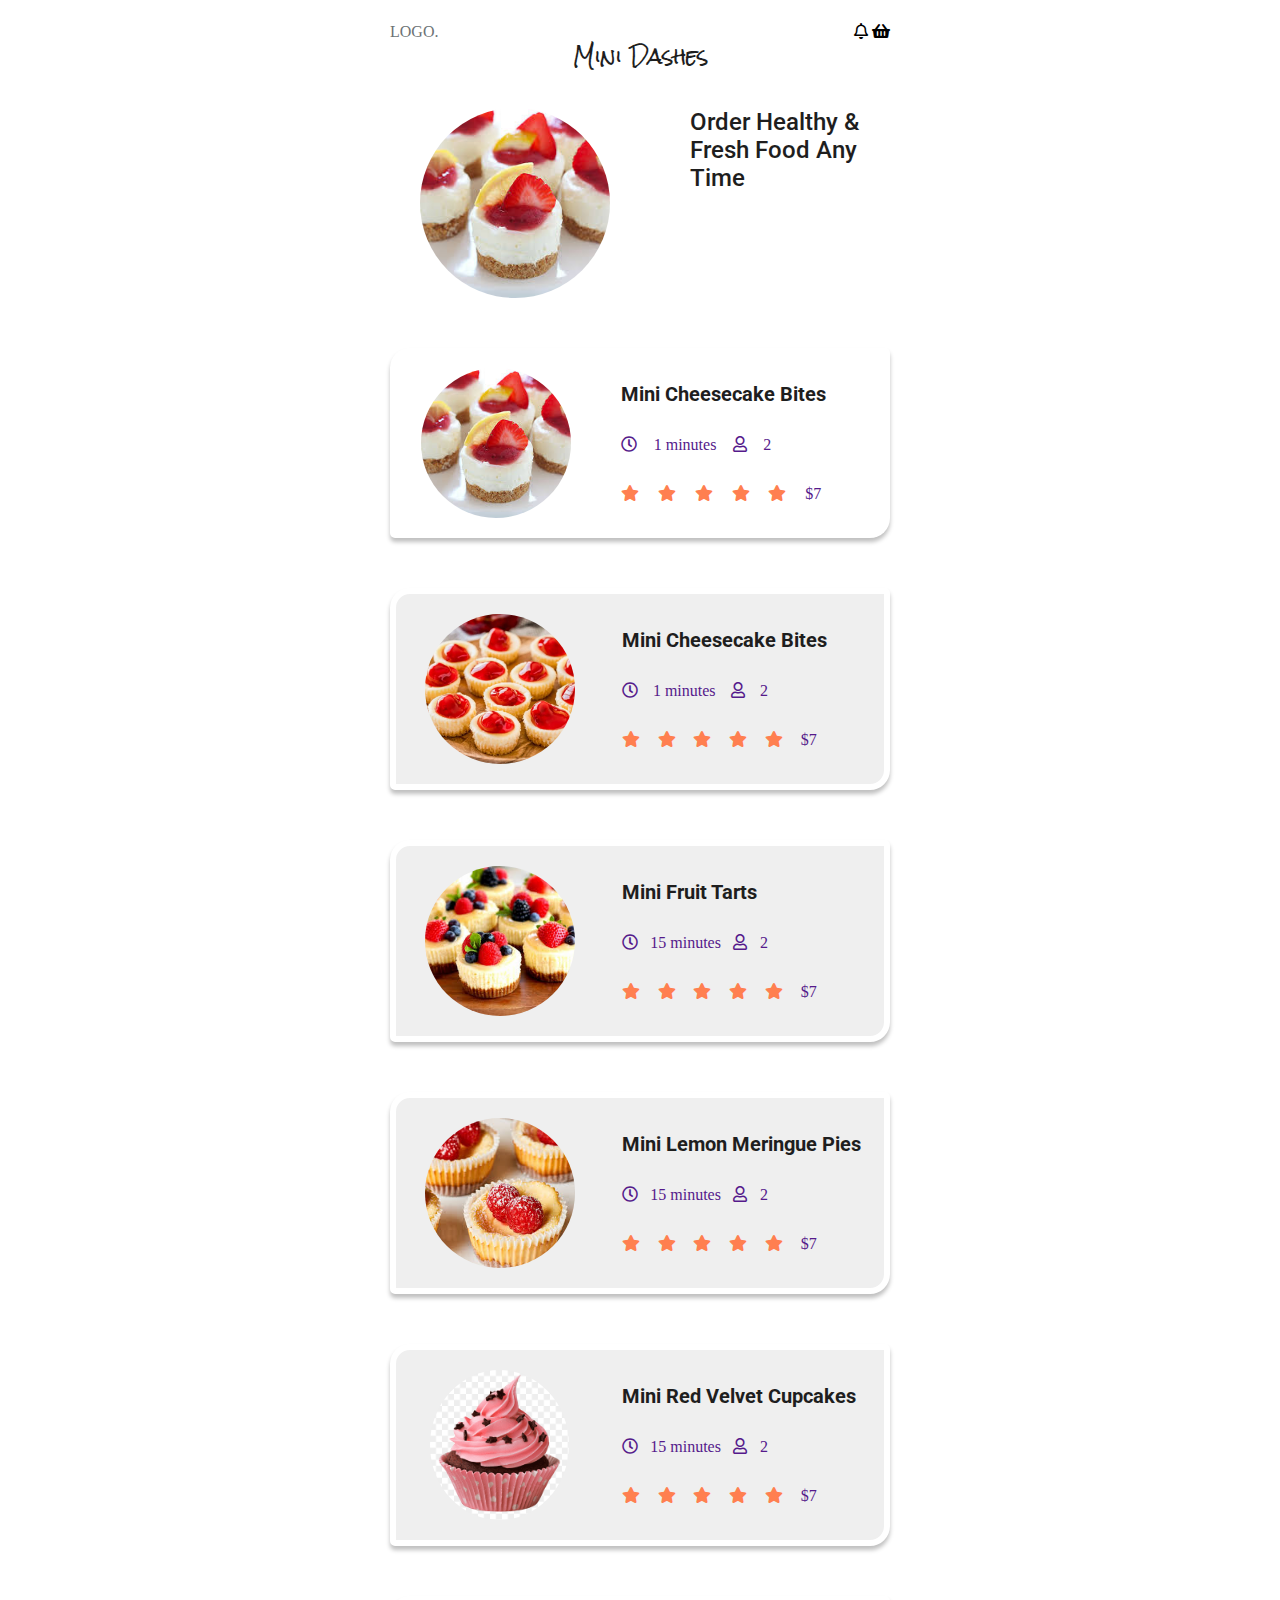
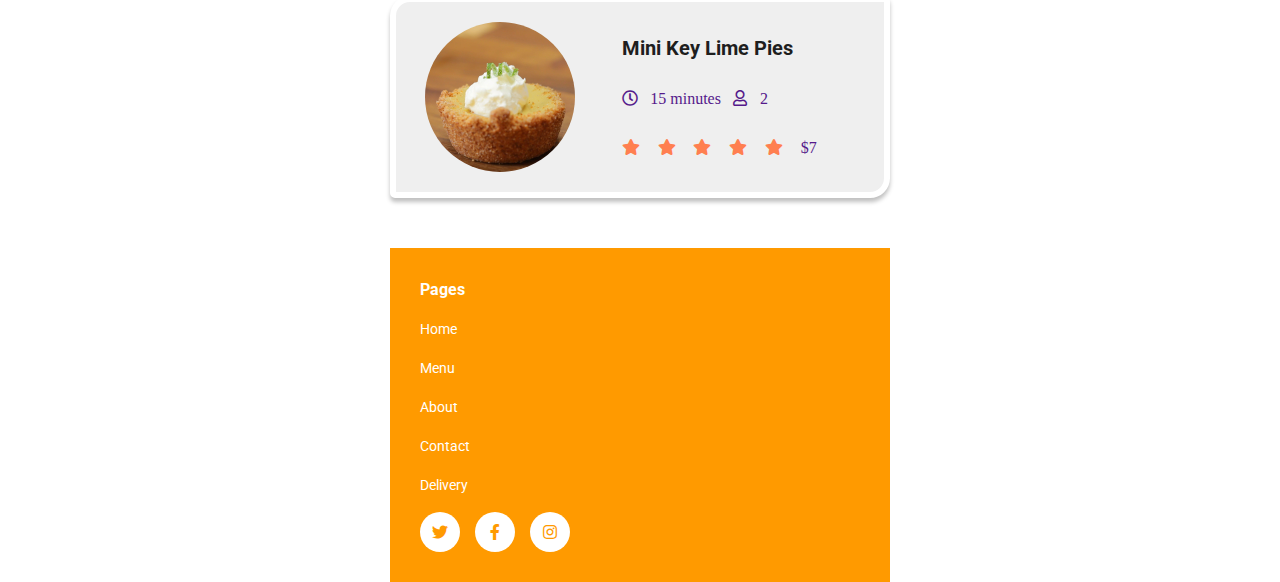
<file: minidashes.html>
<!DOCTYPE html>
<html lang="en">
<head>
    <meta charset="UTF-8">
    <meta name="viewport" content="width=device-width, initial-scale=1.0">
    <title>Document</title>
    <link rel="stylesheet" href="./style.css">
    <link rel="stylesheet" href="https://cdnjs.cloudflare.com/ajax/libs/font-awesome/5.15.4/css/all.min.css">
    <link href="https://fonts.googleapis.com/css2?family=Rock+Salt&display=swap" rel="stylesheet">
    <link href="https://fonts.googleapis.com/css2?family=Roboto&display=swap" rel="stylesheet">

</head>
<body>
    <nav class="nav">
        <h2>LOGO.</h2>
        <div class="notificationIcons">
            <i class="far fa-bell"></i>
            <i class="fas fa-shopping-basket"></i>

        </div>
    </nav>
    <header>
        <h2>Mini Dashes</h2>
        <div class="content">
            <div class="img">
                <img src="images/miniDashes/images.jpeg" alt="">
            </div>
            <div class="text">
                <p>Order Healthy 
                    & Fresh Food
                    Any Time </p>
            </div>
        </div>
    </header>
    <section class="menu">
        <a href="" class="item active">
            <div class="img">
                <img src="images/miniDashes/images.jpeg" alt="">
            </div>
            <div class="about">
                <h3>Mini Cheesecake Bites</h3>
                <div class="about_order">
                    <i class="far fa-clock"></i>
                    <span>1 minutes</span>
                    <i class="far fa-user"></i>
                    <span>2</span>
                </div>
                <div class="reating">
                    <i class="fas fa-star"></i>
                    <i class="fas fa-star"></i>
                    <i class="fas fa-star"></i>
                    <i class="fas fa-star"></i>
                    <i class="fas fa-star"></i>
                    <span>$7</span>
                </div>
            </div>
        </a>        
        <a href="" class="item">
            <div class="img">
                <img src="images/miniDashes/Mini-Cheesecake-Bites-TheShortcutKitchen-6-500x500.jpg" alt="">
            </div>
            <div class="about">
                <h3>Mini Cheesecake Bites </h3>
                <div class="about_order">
                    <i class="far fa-clock"></i>
                    <span>1 minutes</span>
                    <i class="far fa-user"></i>
                    <span>2</span>
                </div>
                <div class="reating">
                    <i class="fas fa-star"></i>
                    <i class="fas fa-star"></i>
                    <i class="fas fa-star"></i>
                    <i class="fas fa-star"></i>
                    <i class="fas fa-star"></i>
                    <span>$7</span>
                </div>
            </div>
        </a>        
        <a href="" class="item">
            <div class="img">
                <img src="images/miniDashes/images (2).jpeg" alt="">
            </div>
            <div class="about">
                <h3>Mini Fruit Tarts </h3>
                <div class="about_order">
                    <i class="far fa-clock"></i>
                    <span>15 minutes</span>
                    <i class="far fa-user"></i>
                    <span>2</span>
                </div>
                <div class="reating">
                    <i class="fas fa-star"></i>
                    <i class="fas fa-star"></i>
                    <i class="fas fa-star"></i>
                    <i class="fas fa-star"></i>
                    <i class="fas fa-star"></i>
                    <span>$7</span>
                </div>
            </div>
        </a>
        <a href="" class="item">
            <div class="img">
                <img src="images/miniDashes/images (1).jpeg" alt="">
            </div>
            <div class="about">
                <h3>Mini Lemon Meringue Pies </h3>
                <div class="about_order">
                    <i class="far fa-clock"></i>
                    <span>15 minutes</span>
                    <i class="far fa-user"></i>
                    <span>2</span>
                </div>
                <div class="reating">
                    <i class="fas fa-star"></i>
                    <i class="fas fa-star"></i>
                    <i class="fas fa-star"></i>
                    <i class="fas fa-star"></i>
                    <i class="fas fa-star"></i>
                    <span>$7</span>
                </div>
            </div>
        </a>
        <a href="" class="item">
            <div class="img">
                <img src="images/miniDashes/png-clipart-cupcake-icing-peanut-butter-cup-red-velvet-cake-cupcake-cupcake-cream-food-thumbnail.png" alt="">
            </div>
            <div class="about">
                <h3>Mini Red Velvet Cupcakes</h3>
                <div class="about_order">
                    <i class="far fa-clock"></i>
                    <span>15 minutes</span>
                    <i class="far fa-user"></i>
                    <span>2</span>
                </div>
                <div class="reating">
                    <i class="fas fa-star"></i>
                    <i class="fas fa-star"></i>
                    <i class="fas fa-star"></i>
                    <i class="fas fa-star"></i>
                    <i class="fas fa-star"></i>
                    <span>$7</span>
                </div>
            </div>
        </a>
        <a href="" class="item">
            <div class="img">
                <img src="images/miniDashes/BFV6337_MiniKeyLimePies_Thumb1.jpg" alt="">
            </div>
            <div class="about">
                <h3>Mini Key Lime Pies</h3>
                <div class="about_order">
                    <i class="far fa-clock"></i>
                    <span>15 minutes</span>
                    <i class="far fa-user"></i>
                    <span>2</span>
                </div>
                <div class="reating">
                    <i class="fas fa-star"></i>
                    <i class="fas fa-star"></i>
                    <i class="fas fa-star"></i>
                    <i class="fas fa-star"></i>
                    <i class="fas fa-star"></i>
                    <span>$7</span>
                </div>
            </div>
        </a>
    </section>
    <footer>
        <div class="container">
            <h2>Pages</h2>
            <ul>
                <li>Home</li>
                <li>Menu</li>
                <li>About</li>
                <li>Contact</li>
                <li>Delivery</li>
            </ul>

            <div class="social-icons">
                <div class="icon">
                    <i class="fab fa-twitter"></i>

                </div>
                <div class="icon facebook">
                    <i class="fab fa-facebook-f"></i>
                </div>
                <div class="icon">
                    <i class="fab fa-instagram"></i> 
                </div>
               
            </div>
        </div>
    </footer>
</body>
</html>
</file>
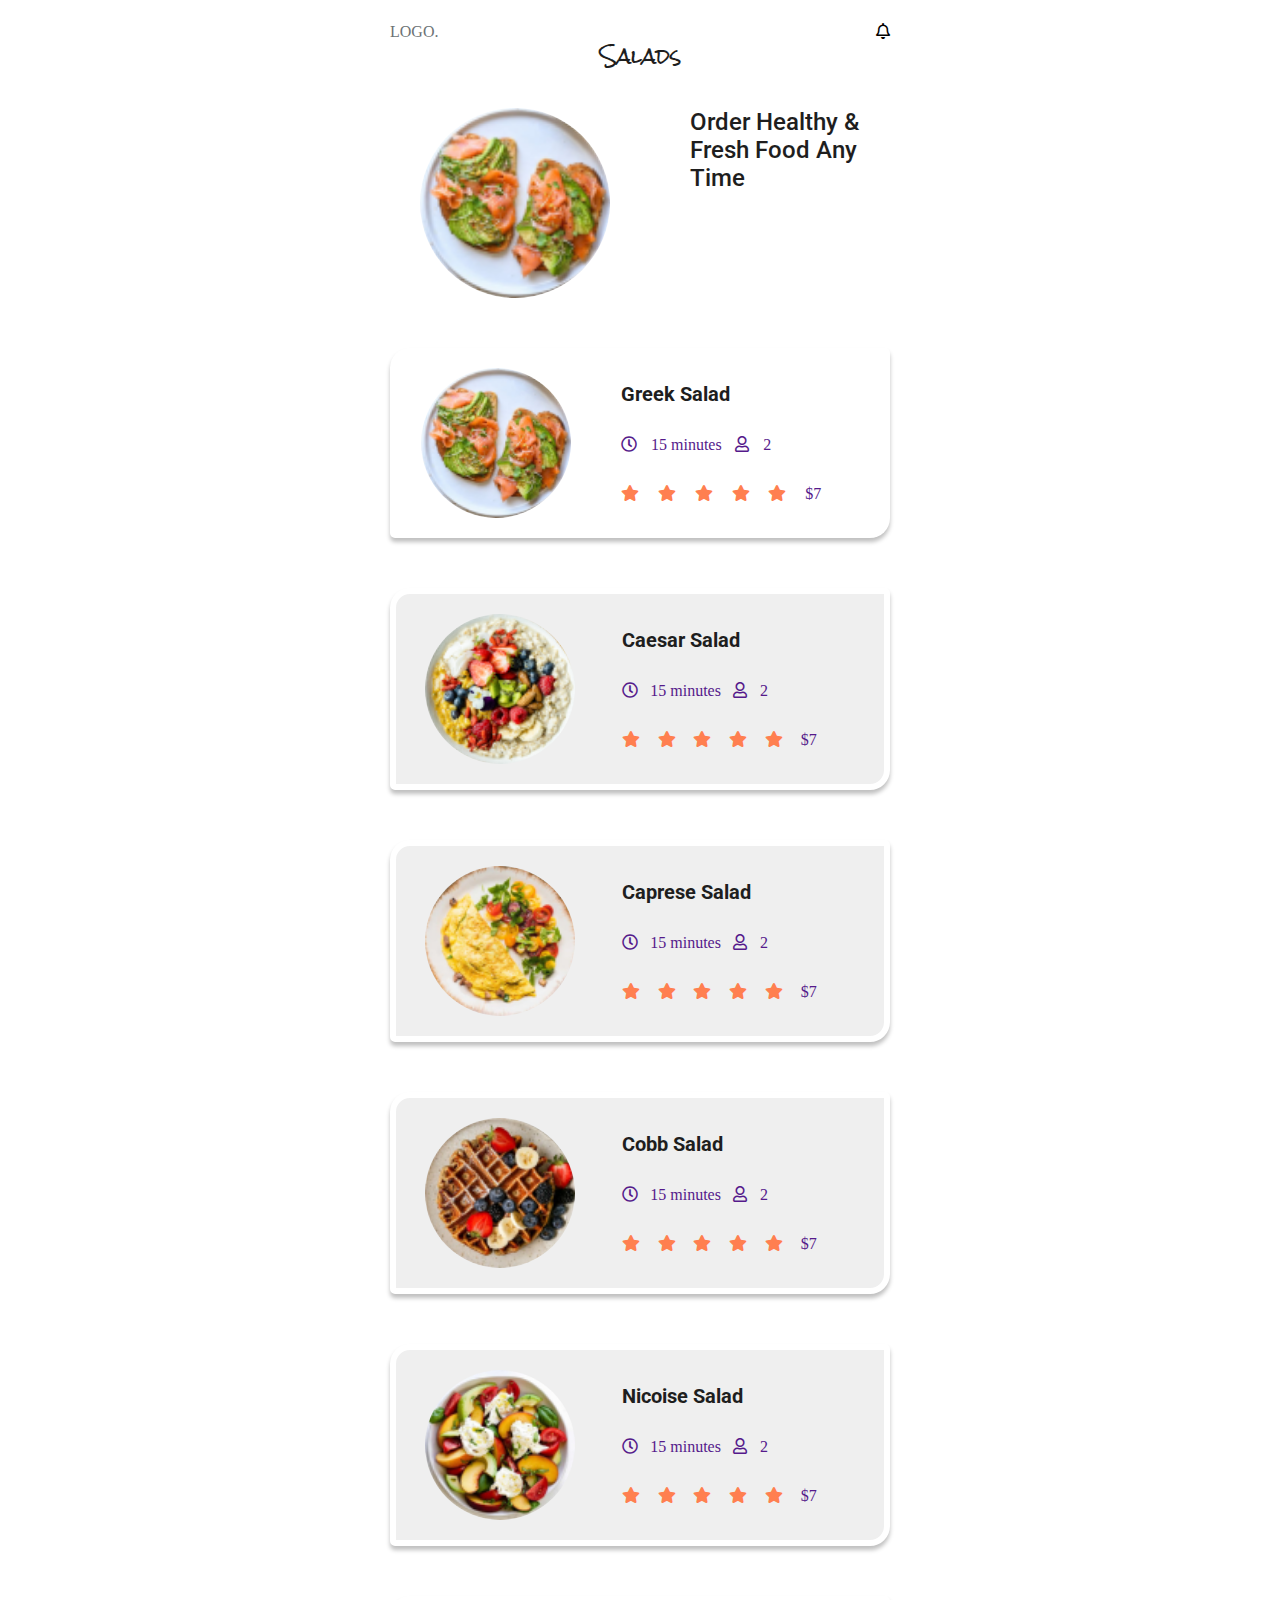
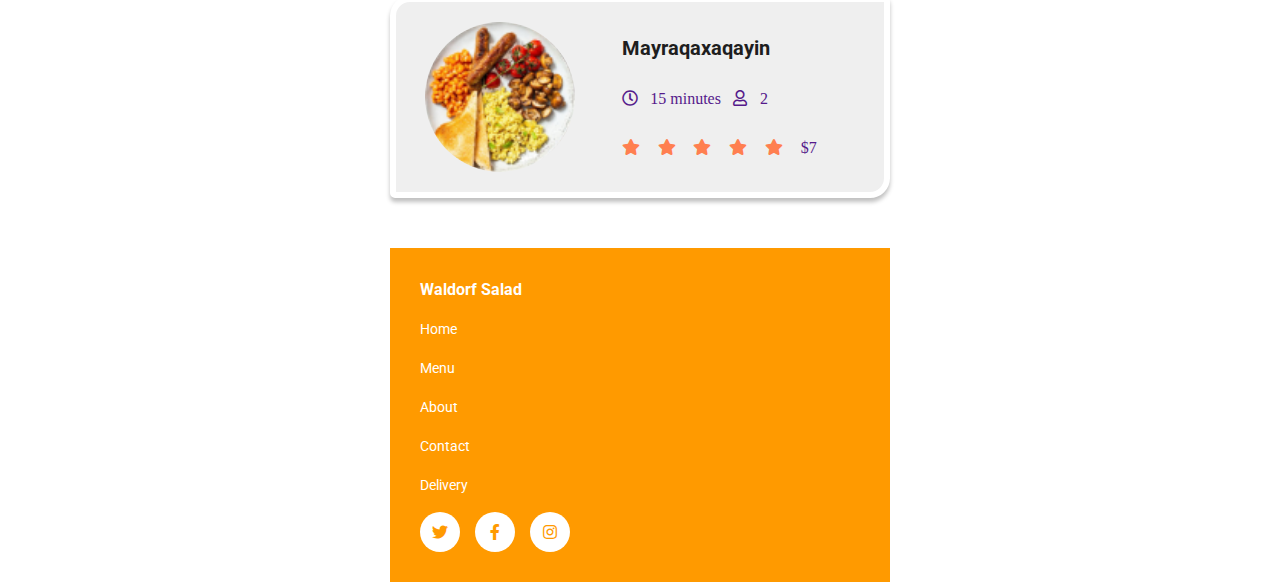
<file: Salads.html>
<!DOCTYPE html>
<html lang="en">
<head>
    <meta charset="UTF-8">
    <meta name="viewport" content="width=device-width, initial-scale=1.0">
    <title>Document</title>
    <link rel="stylesheet" href="./style.css">
    <link rel="stylesheet" href="https://cdnjs.cloudflare.com/ajax/libs/font-awesome/5.15.4/css/all.min.css">
    <link href="https://fonts.googleapis.com/css2?family=Rock+Salt&display=swap" rel="stylesheet">
    <link href="https://fonts.googleapis.com/css2?family=Roboto&display=swap" rel="stylesheet">

</head>
<body>
    <nav class="nav">
        <h2>LOGO.</h2>
        <div class="notificationIcons">
            <i class="far fa-bell"></i>
        </div>
    </nav>
    <header>
        <h2>Salads</h2>
        <div class="content">
            <div class="img">
                <img src="images/Mask group (1).png" alt="">
            </div>
            <div class="text">
                <p>Order Healthy 
                    & Fresh Food
                    Any Time </p>
            </div>
        </div>
    </header>
    <section class="menu">
        <a href="" class="item active">
            <div class="img">
                <img src="images/Mask group (1).png" alt="">
            </div>
            <div class="about">
                <h3>Greek Salad</h3>
                <div class="about_order">
                    <i class="far fa-clock"></i>
                    <span>15 minutes</span>
                    <i class="far fa-user"></i>
                    <span>2</span>
                </div>
                <div class="reating">
                    <i class="fas fa-star"></i>
                    <i class="fas fa-star"></i>
                    <i class="fas fa-star"></i>
                    <i class="fas fa-star"></i>
                    <i class="fas fa-star"></i>
                    <span>$7</span>
                </div>
            </div>
        </a>        
        <a href="" class="item">
            <div class="img">
                <img src="images/Mask group.png" alt="">
            </div>
            <div class="about">
                <h3>Caesar Salad </h3>
                <div class="about_order">
                    <i class="far fa-clock"></i>
                    <span>15 minutes</span>
                    <i class="far fa-user"></i>
                    <span>2</span>
                </div>
                <div class="reating">
                    <i class="fas fa-star"></i>
                    <i class="fas fa-star"></i>
                    <i class="fas fa-star"></i>
                    <i class="fas fa-star"></i>
                    <i class="fas fa-star"></i>
                    <span>$7</span>
                </div>
            </div>
        </a>        
        <a href="" class="item">
            <div class="img">
                <img src="images/Mask group (4).png" alt="">
            </div>
            <div class="about">
                <h3>Caprese Salad </h3>
                <div class="about_order">
                    <i class="far fa-clock"></i>
                    <span>15 minutes</span>
                    <i class="far fa-user"></i>
                    <span>2</span>
                </div>
                <div class="reating">
                    <i class="fas fa-star"></i>
                    <i class="fas fa-star"></i>
                    <i class="fas fa-star"></i>
                    <i class="fas fa-star"></i>
                    <i class="fas fa-star"></i>
                    <span>$7</span>
                </div>
            </div>
        </a>
        <a href="" class="item">
            <div class="img">
                <img src="images/Mask group (2).png" alt="">
            </div>
            <div class="about">
                <h3>Cobb Salad</h3>
                <div class="about_order">
                    <i class="far fa-clock"></i>
                    <span>15 minutes</span>
                    <i class="far fa-user"></i>
                    <span>2</span>
                </div>
                <div class="reating">
                    <i class="fas fa-star"></i>
                    <i class="fas fa-star"></i>
                    <i class="fas fa-star"></i>
                    <i class="fas fa-star"></i>
                    <i class="fas fa-star"></i>
                    <span>$7</span>
                </div>
            </div>
        </a>
        <a href="" class="item">
            <div class="img">
                <img src="images/Mask group (5).png" alt="">
            </div>
            <div class="about">
                <h3>Nicoise Salad</h3>
                <div class="about_order">
                    <i class="far fa-clock"></i>
                    <span>15 minutes</span>
                    <i class="far fa-user"></i>
                    <span>2</span>
                </div>
                <div class="reating">
                    <i class="fas fa-star"></i>
                    <i class="fas fa-star"></i>
                    <i class="fas fa-star"></i>
                    <i class="fas fa-star"></i>
                    <i class="fas fa-star"></i>
                    <span>$7</span>
                </div>
            </div>
        </a>
        <a href="" class="item">
            <div class="img">
                <img src="images/Mask group (3).png " alt="">
            </div>
            <div class="about">
                <h3>Mayraqaxaqayin</h3>
                <div class="about_order">
                    <i class="far fa-clock"></i>
                    <span>15 minutes</span>
                    <i class="far fa-user"></i>
                    <span>2</span>
                </div>
                <div class="reating">
                    <i class="fas fa-star"></i>
                    <i class="fas fa-star"></i>
                    <i class="fas fa-star"></i>
                    <i class="fas fa-star"></i>
                    <i class="fas fa-star"></i>
                    <span>$7</span>
                </div>
            </div>
        </a>
    </section>
    <footer>
        <div class="container">
            <h2>Waldorf Salad</h2>
            <ul>
                <li>Home</li>
                <li>Menu</li>
                <li>About</li>
                <li>Contact</li>
                <li>Delivery</li>
            </ul>

            <div class="social-icons">
                <div class="icon">
                    <i class="fab fa-twitter"></i>

                </div>
                <div class="icon facebook">
                    <i class="fab fa-facebook-f"></i>
                </div>
                <div class="icon">
                    <i class="fab fa-instagram"></i> 
                </div>
               
            </div>
        </div>
    </footer>
</body>
</html>
</file>
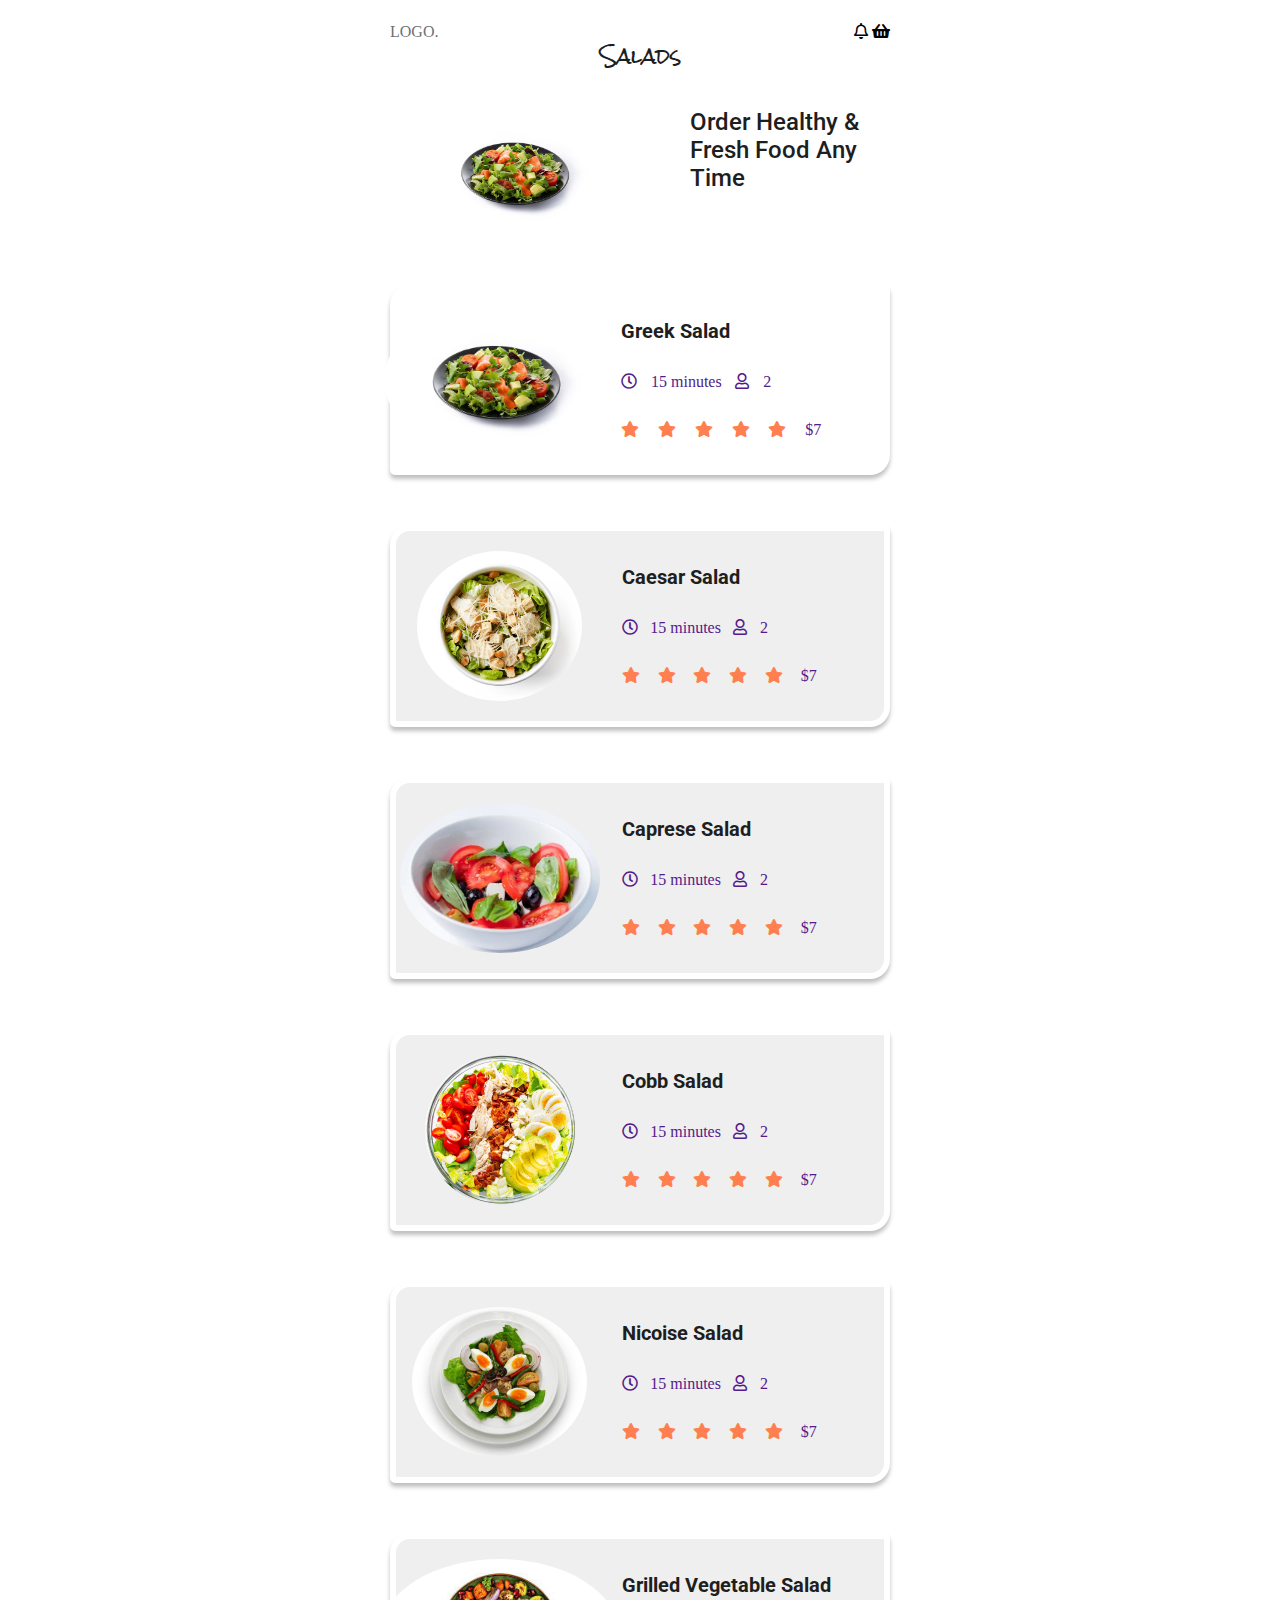
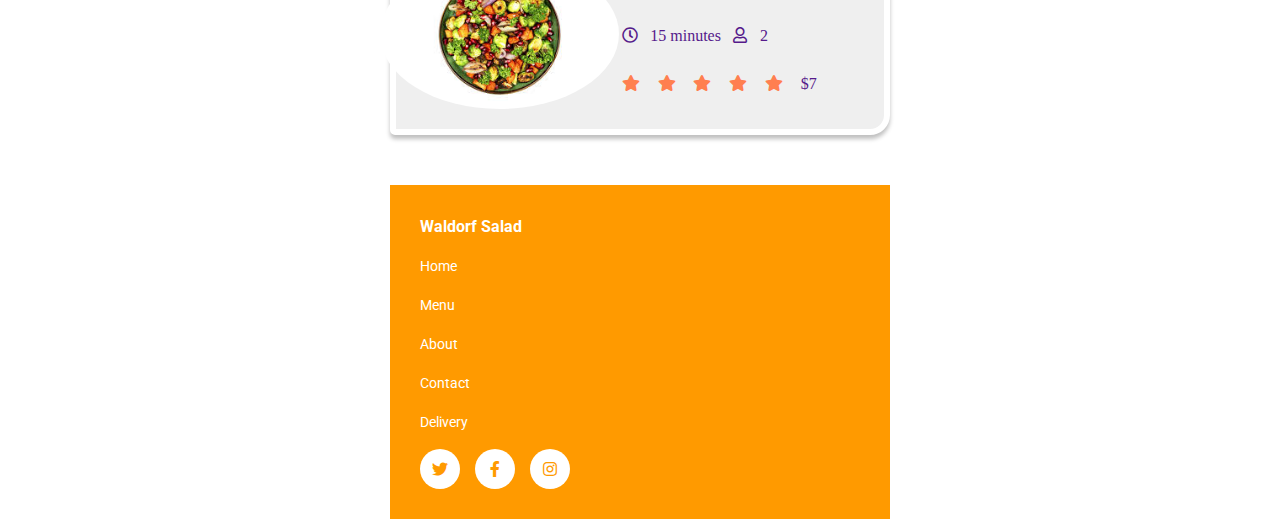
<file: salads.html>
<!DOCTYPE html>
<html lang="en">
<head>
    <meta charset="UTF-8">
    <meta name="viewport" content="width=device-width, initial-scale=1.0">
    <title>Document</title>
    <link rel="stylesheet" href="./style.css">
    <link rel="stylesheet" href="https://cdnjs.cloudflare.com/ajax/libs/font-awesome/5.15.4/css/all.min.css">
    <link href="https://fonts.googleapis.com/css2?family=Rock+Salt&display=swap" rel="stylesheet">
    <link href="https://fonts.googleapis.com/css2?family=Roboto&display=swap" rel="stylesheet">

</head>
<body>
    <nav class="nav">
        <h2>LOGO.</h2>
        <div class="notificationIcons">
            <i class="far fa-bell"></i>
            <i class="fas fa-shopping-basket"></i>

        </div>
    </nav>
    <header>
        <h2>Salads</h2>
        <div class="content">
            <div class="img">
                <img src="images/salads/salmon-avocado-salad-isolated-white-background_123827-20214.avif" alt="">
            </div>
            <div class="text">
                <p>Order Healthy 
                    & Fresh Food
                    Any Time </p>
            </div>
        </div>
    </header>
    <section class="menu">
        <a href="" class="item active">
            <div class="img">
                <img src="images/salads/salmon-avocado-salad-isolated-white-background_123827-20214.avif" alt="">
            </div>
            <div class="about">
                <h3>Greek Salad</h3>
                <div class="about_order">
                    <i class="far fa-clock"></i>
                    <span>15 minutes</span>
                    <i class="far fa-user"></i>
                    <span>2</span>
                </div>
                <div class="reating">
                    <i class="fas fa-star"></i>
                    <i class="fas fa-star"></i>
                    <i class="fas fa-star"></i>
                    <i class="fas fa-star"></i>
                    <i class="fas fa-star"></i>
                    <span>$7</span>
                </div>
            </div>
        </a>        
        <a href="" class="item">
            <div class="img">
                <img src="images/salads/caesar-salad-paper-bowl-take-600nw-1178418982.webp" alt="">
            </div>
            <div class="about">
                <h3>Caesar Salad </h3>
                <div class="about_order">
                    <i class="far fa-clock"></i>
                    <span>15 minutes</span>
                    <i class="far fa-user"></i>
                    <span>2</span>
                </div>
                <div class="reating">
                    <i class="fas fa-star"></i>
                    <i class="fas fa-star"></i>
                    <i class="fas fa-star"></i>
                    <i class="fas fa-star"></i>
                    <i class="fas fa-star"></i>
                    <span>$7</span>
                </div>
            </div>
        </a>        
        <a href="" class="item">
            <div class="img">
                <img src="images/salads/pexels-photo-8177410.webp" alt="">
            </div>
            <div class="about">
                <h3>Caprese Salad </h3>
                <div class="about_order">
                    <i class="far fa-clock"></i>
                    <span>15 minutes</span>
                    <i class="far fa-user"></i>
                    <span>2</span>
                </div>
                <div class="reating">
                    <i class="fas fa-star"></i>
                    <i class="fas fa-star"></i>
                    <i class="fas fa-star"></i>
                    <i class="fas fa-star"></i>
                    <i class="fas fa-star"></i>
                    <span>$7</span>
                </div>
            </div>
        </a>
        <a href="" class="item">
            <div class="img">
                <img src="images/salads/wholesomeyum-Cobb-Salad-Recipe-20.jpg" alt="">
            </div>
            <div class="about">
                <h3>Cobb Salad</h3>
                <div class="about_order">
                    <i class="far fa-clock"></i>
                    <span>15 minutes</span>
                    <i class="far fa-user"></i>
                    <span>2</span>
                </div>
                <div class="reating">
                    <i class="fas fa-star"></i>
                    <i class="fas fa-star"></i>
                    <i class="fas fa-star"></i>
                    <i class="fas fa-star"></i>
                    <i class="fas fa-star"></i>
                    <span>$7</span>
                </div>
            </div>
        </a>
        <a href="" class="item">
            <div class="img">
                <img src="images/salads/istockphoto-842254564-612x612.jpg" alt="">
            </div>
            <div class="about">
                <h3>Nicoise Salad</h3>
                <div class="about_order">
                    <i class="far fa-clock"></i>
                    <span>15 minutes</span>
                    <i class="far fa-user"></i>
                    <span>2</span>
                </div>
                <div class="reating">
                    <i class="fas fa-star"></i>
                    <i class="fas fa-star"></i>
                    <i class="fas fa-star"></i>
                    <i class="fas fa-star"></i>
                    <i class="fas fa-star"></i>
                    <span>$7</span>
                </div>
            </div>
        </a>
        <a href="" class="item">
            <div class="img">
                <img src="images/salads/images.jpeg" alt="">
            </div>
            <div class="about">
                <h3>Grilled Vegetable Salad</h3>
                <div class="about_order">
                    <i class="far fa-clock"></i>
                    <span>15 minutes</span>
                    <i class="far fa-user"></i>
                    <span>2</span>
                </div>
                <div class="reating">
                    <i class="fas fa-star"></i>
                    <i class="fas fa-star"></i>
                    <i class="fas fa-star"></i>
                    <i class="fas fa-star"></i>
                    <i class="fas fa-star"></i>
                    <span>$7</span>
                </div>
            </div>
        </a>
    </section>
    <footer>
        <div class="container">
            <h2>Waldorf Salad</h2>
            <ul>
                <li>Home</li>
                <li>Menu</li>
                <li>About</li>
                <li>Contact</li>
                <li>Delivery</li>
            </ul>

            <div class="social-icons">
                <div class="icon">
                    <i class="fab fa-twitter"></i>

                </div>
                <div class="icon facebook">
                    <i class="fab fa-facebook-f"></i>
                </div>
                <div class="icon">
                    <i class="fab fa-instagram"></i> 
                </div>
               
            </div>
        </div>
    </footer>
</body>
</html>
</file>
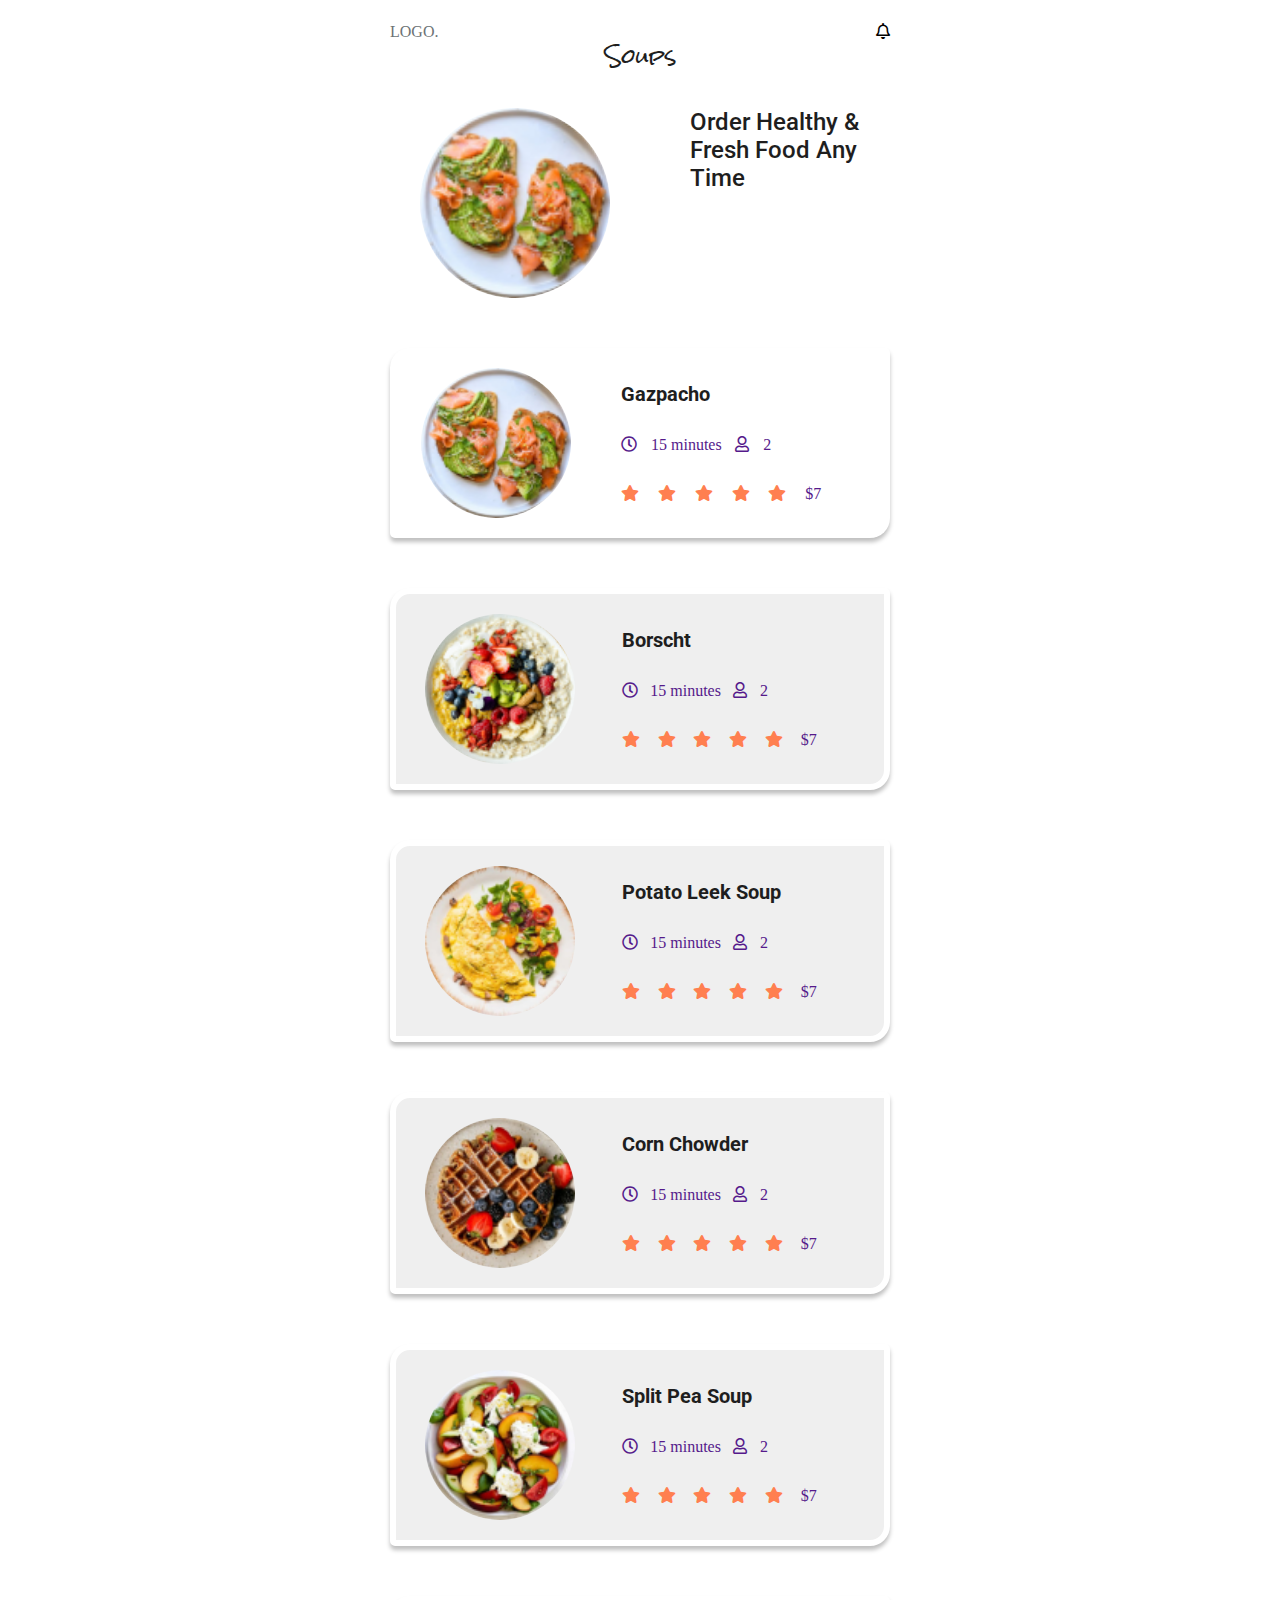
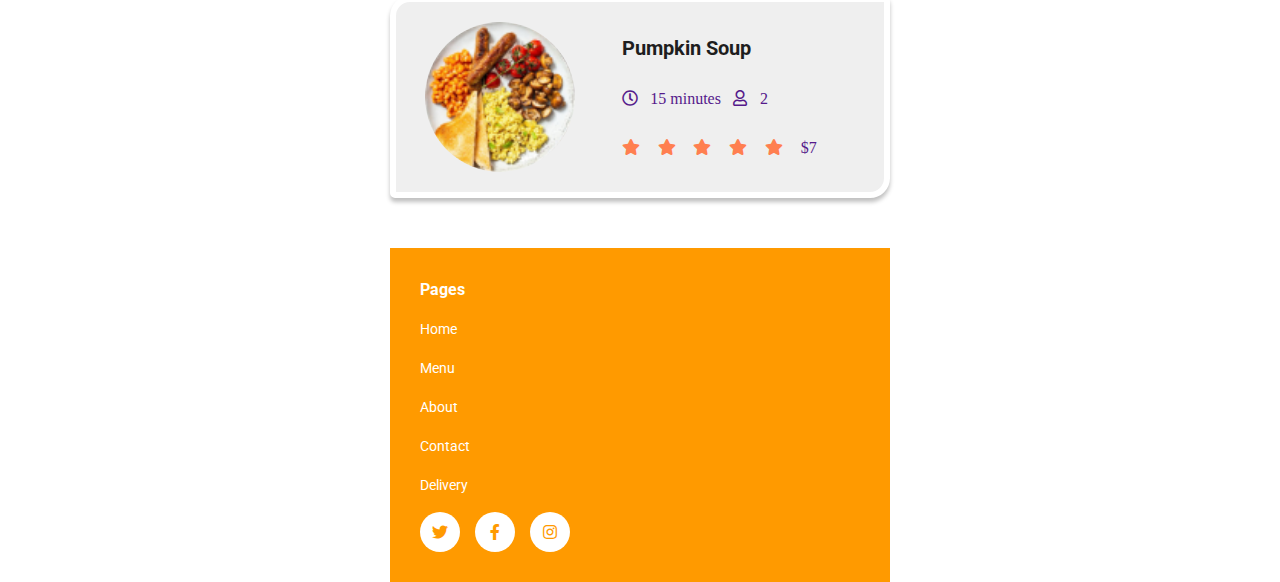
<file: Soups.html>
<!DOCTYPE html>
<html lang="en">
<head>
    <meta charset="UTF-8">
    <meta name="viewport" content="width=device-width, initial-scale=1.0">
    <title>Document</title>
    <link rel="stylesheet" href="./style.css">
    <link rel="stylesheet" href="https://cdnjs.cloudflare.com/ajax/libs/font-awesome/5.15.4/css/all.min.css">
    <link href="https://fonts.googleapis.com/css2?family=Rock+Salt&display=swap" rel="stylesheet">
    <link href="https://fonts.googleapis.com/css2?family=Roboto&display=swap" rel="stylesheet">

</head>
<body>
    <nav class="nav">
        <h2>LOGO.</h2>
        <div class="notificationIcons">
            <i class="far fa-bell"></i>
        </div>
    </nav>
    <header>
        <h2>Soups</h2>
        <div class="content">
            <div class="img">
                <img src="images/Mask group (1).png" alt="">
            </div>
            <div class="text">
                <p>Order Healthy 
                    & Fresh Food
                    Any Time </p>
            </div>
        </div>
    </header>
    <section class="menu">
        <a href="" class="item active">
            <div class="img">
                <img src="images/Mask group (1).png" alt="">
            </div>
            <div class="about">
                <h3>Gazpacho</h3>
                <div class="about_order">
                    <i class="far fa-clock"></i>
                    <span>15 minutes</span>
                    <i class="far fa-user"></i>
                    <span>2</span>
                </div>
                <div class="reating">
                    <i class="fas fa-star"></i>
                    <i class="fas fa-star"></i>
                    <i class="fas fa-star"></i>
                    <i class="fas fa-star"></i>
                    <i class="fas fa-star"></i>
                    <span>$7</span>
                </div>
            </div>
        </a>        
        <a href="" class="item">
            <div class="img">
                <img src="images/Mask group.png" alt="">
            </div>
            <div class="about">
                <h3>Borscht </h3>
                <div class="about_order">
                    <i class="far fa-clock"></i>
                    <span>15 minutes</span>
                    <i class="far fa-user"></i>
                    <span>2</span>
                </div>
                <div class="reating">
                    <i class="fas fa-star"></i>
                    <i class="fas fa-star"></i>
                    <i class="fas fa-star"></i>
                    <i class="fas fa-star"></i>
                    <i class="fas fa-star"></i>
                    <span>$7</span>
                </div>
            </div>
        </a>        
        <a href="" class="item">
            <div class="img">
                <img src="images/Mask group (4).png" alt="">
            </div>
            <div class="about">
                <h3>Potato Leek Soup </h3>
                <div class="about_order">
                    <i class="far fa-clock"></i>
                    <span>15 minutes</span>
                    <i class="far fa-user"></i>
                    <span>2</span>
                </div>
                <div class="reating">
                    <i class="fas fa-star"></i>
                    <i class="fas fa-star"></i>
                    <i class="fas fa-star"></i>
                    <i class="fas fa-star"></i>
                    <i class="fas fa-star"></i>
                    <span>$7</span>
                </div>
            </div>
        </a>
        <a href="" class="item">
            <div class="img">
                <img src="images/Mask group (2).png" alt="">
            </div>
            <div class="about">
                <h3>Corn Chowder </h3>
                <div class="about_order">
                    <i class="far fa-clock"></i>
                    <span>15 minutes</span>
                    <i class="far fa-user"></i>
                    <span>2</span>
                </div>
                <div class="reating">
                    <i class="fas fa-star"></i>
                    <i class="fas fa-star"></i>
                    <i class="fas fa-star"></i>
                    <i class="fas fa-star"></i>
                    <i class="fas fa-star"></i>
                    <span>$7</span>
                </div>
            </div>
        </a>
        <a href="" class="item">
            <div class="img">
                <img src="images/Mask group (5).png" alt="">
            </div>
            <div class="about">
                <h3>Split Pea Soup</h3>
                <div class="about_order">
                    <i class="far fa-clock"></i>
                    <span>15 minutes</span>
                    <i class="far fa-user"></i>
                    <span>2</span>
                </div>
                <div class="reating">
                    <i class="fas fa-star"></i>
                    <i class="fas fa-star"></i>
                    <i class="fas fa-star"></i>
                    <i class="fas fa-star"></i>
                    <i class="fas fa-star"></i>
                    <span>$7</span>
                </div>
            </div>
        </a>
        <a href="" class="item">
            <div class="img">
                <img src="images/Mask group (3).png " alt="">
            </div>
            <div class="about">
                <h3>Pumpkin Soup</h3>
                <div class="about_order">
                    <i class="far fa-clock"></i>
                    <span>15 minutes</span>
                    <i class="far fa-user"></i>
                    <span>2</span>
                </div>
                <div class="reating">
                    <i class="fas fa-star"></i>
                    <i class="fas fa-star"></i>
                    <i class="fas fa-star"></i>
                    <i class="fas fa-star"></i>
                    <i class="fas fa-star"></i>
                    <span>$7</span>
                </div>
            </div>
        </a>
    </section>
    <footer>
        <div class="container">
            <h2>Pages</h2>
            <ul>
                <li>Home</li>
                <li>Menu</li>
                <li>About</li>
                <li>Contact</li>
                <li>Delivery</li>
            </ul>

            <div class="social-icons">
                <div class="icon">
                    <i class="fab fa-twitter"></i>

                </div>
                <div class="icon facebook">
                    <i class="fab fa-facebook-f"></i>
                </div>
                <div class="icon">
                    <i class="fab fa-instagram"></i> 
                </div>
               
            </div>
        </div>
    </footer>
</body>
</html>
</file>
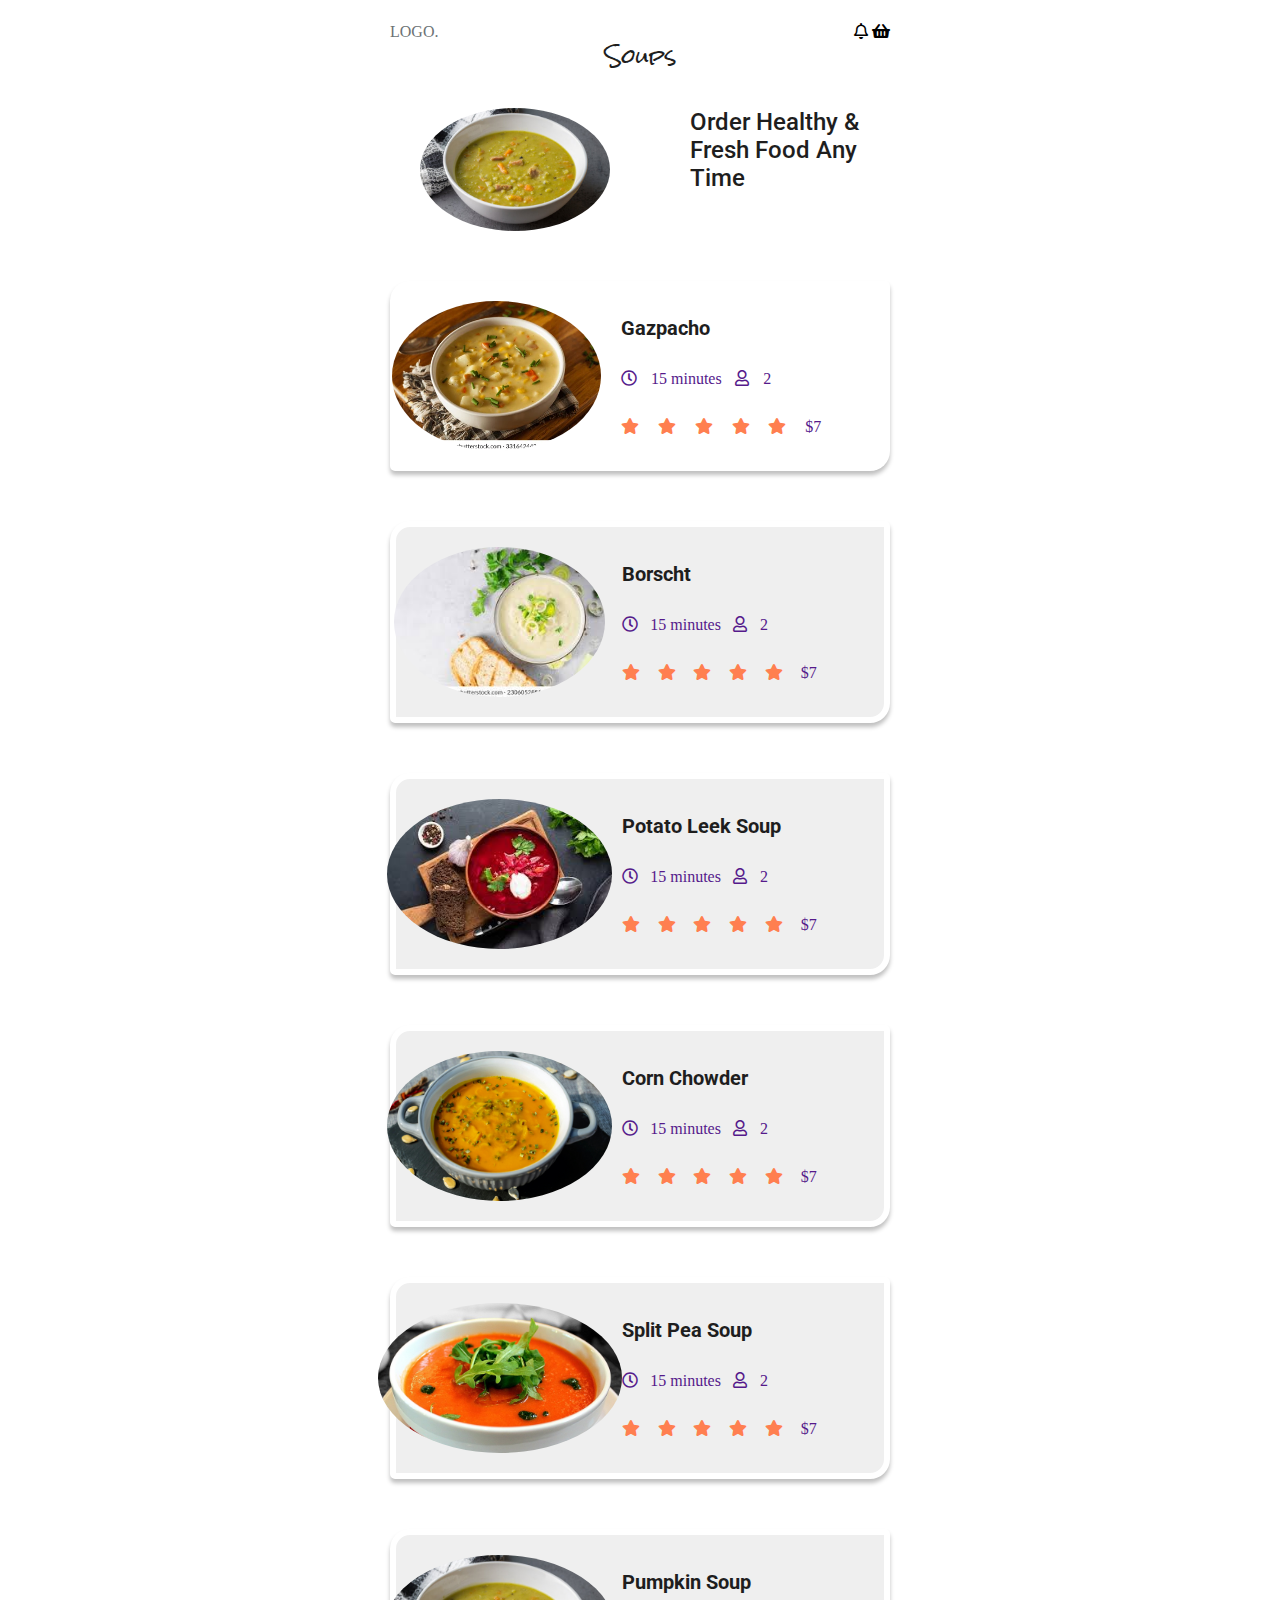
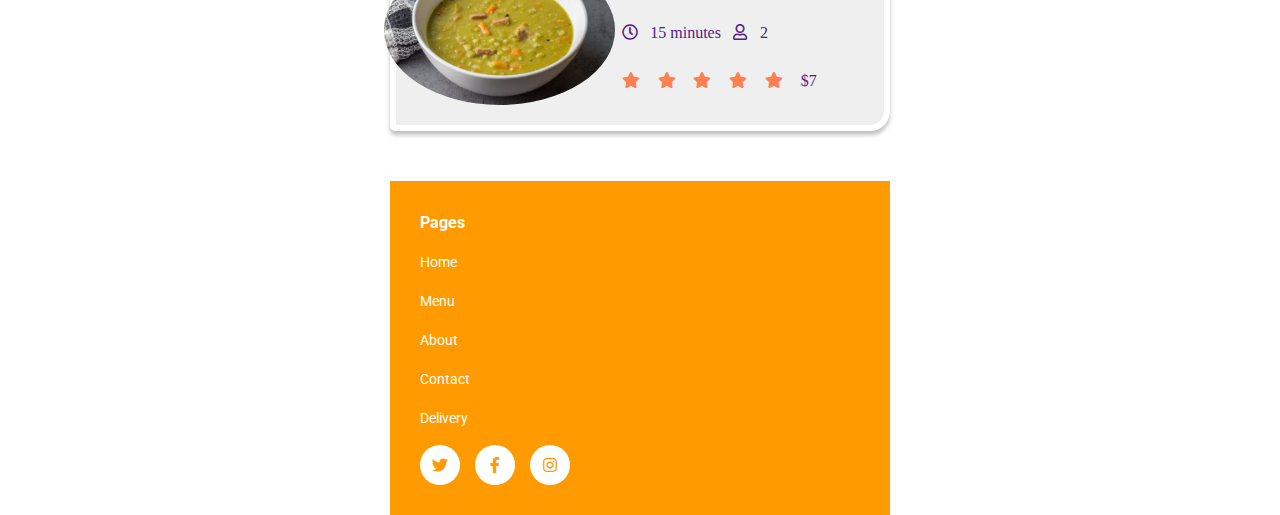
<file: soups.html>
<!DOCTYPE html>
<html lang="en">
<head>
    <meta charset="UTF-8">
    <meta name="viewport" content="width=device-width, initial-scale=1.0">
    <title>Document</title>
    <link rel="stylesheet" href="./style.css">
    <link rel="stylesheet" href="https://cdnjs.cloudflare.com/ajax/libs/font-awesome/5.15.4/css/all.min.css">
    <link href="https://fonts.googleapis.com/css2?family=Rock+Salt&display=swap" rel="stylesheet">
    <link href="https://fonts.googleapis.com/css2?family=Roboto&display=swap" rel="stylesheet">

</head>
<body>
    <nav class="nav">
        <h2>LOGO.</h2>
        <div class="notificationIcons">
            <i class="far fa-bell"></i>
            <i class="fas fa-shopping-basket"></i>

        </div>
    </nav>
    <header>
        <h2>Soups</h2>
        <div class="content">
            <div class="img">
                <img src="images/soaps/360_F_526288612_0TlKrmCeDicfDjQBoHxQxx7AL5Vkqe0n.jpg" alt="">
            </div>
            <div class="text">
                <p>Order Healthy 
                    & Fresh Food
                    Any Time </p>
            </div>
        </div>
    </header>
    <section class="menu">
        <a href="" class="item active">
            <div class="img">
                <img src="images/soaps/hot-homemade-corn-chowder-bowl-260nw-331642442.webp" alt="">
            </div>
            <div class="about">
                <h3>Gazpacho</h3>
                <div class="about_order">
                    <i class="far fa-clock"></i>
                    <span>15 minutes</span>
                    <i class="far fa-user"></i>
                    <span>2</span>
                </div>
                <div class="reating">
                    <i class="fas fa-star"></i>
                    <i class="fas fa-star"></i>
                    <i class="fas fa-star"></i>
                    <i class="fas fa-star"></i>
                    <i class="fas fa-star"></i>
                    <span>$7</span>
                </div>
            </div>
        </a>        
        <a href="" class="item">
            <div class="img">
                <img src="images/soaps/images (1).jpeg" alt="">
            </div>
            <div class="about">
                <h3>Borscht </h3>
                <div class="about_order">
                    <i class="far fa-clock"></i>
                    <span>15 minutes</span>
                    <i class="far fa-user"></i>
                    <span>2</span>
                </div>
                <div class="reating">
                    <i class="fas fa-star"></i>
                    <i class="fas fa-star"></i>
                    <i class="fas fa-star"></i>
                    <i class="fas fa-star"></i>
                    <i class="fas fa-star"></i>
                    <span>$7</span>
                </div>
            </div>
        </a>        
        <a href="" class="item">
            <div class="img">
                <img src="images/soaps/images.jpeg" alt="">
            </div>
            <div class="about">
                <h3>Potato Leek Soup </h3>
                <div class="about_order">
                    <i class="far fa-clock"></i>
                    <span>15 minutes</span>
                    <i class="far fa-user"></i>
                    <span>2</span>
                </div>
                <div class="reating">
                    <i class="fas fa-star"></i>
                    <i class="fas fa-star"></i>
                    <i class="fas fa-star"></i>
                    <i class="fas fa-star"></i>
                    <i class="fas fa-star"></i>
                    <span>$7</span>
                </div>
            </div>
        </a>
        <a href="" class="item">
            <div class="img">
                <img src="images/soaps/pexels-pixabay-209540.jpg" alt="">
            </div>
            <div class="about">
                <h3>Corn Chowder </h3>
                <div class="about_order">
                    <i class="far fa-clock"></i>
                    <span>15 minutes</span>
                    <i class="far fa-user"></i>
                    <span>2</span>
                </div>
                <div class="reating">
                    <i class="fas fa-star"></i>
                    <i class="fas fa-star"></i>
                    <i class="fas fa-star"></i>
                    <i class="fas fa-star"></i>
                    <i class="fas fa-star"></i>
                    <span>$7</span>
                </div>
            </div>
        </a>
        <a href="" class="item">
            <div class="img">
                <img src="images/soaps/tomato-soup-2288056_640.jpg" alt="">
            </div>
            <div class="about">
                <h3>Split Pea Soup</h3>
                <div class="about_order">
                    <i class="far fa-clock"></i>
                    <span>15 minutes</span>
                    <i class="far fa-user"></i>
                    <span>2</span>
                </div>
                <div class="reating">
                    <i class="fas fa-star"></i>
                    <i class="fas fa-star"></i>
                    <i class="fas fa-star"></i>
                    <i class="fas fa-star"></i>
                    <i class="fas fa-star"></i>
                    <span>$7</span>
                </div>
            </div>
        </a>
        <a href="" class="item">
            <div class="img">
                <img src="images/soaps/360_F_526288612_0TlKrmCeDicfDjQBoHxQxx7AL5Vkqe0n.jpg" alt="">
            </div>
            <div class="about">
                <h3>Pumpkin Soup</h3>
                <div class="about_order">
                    <i class="far fa-clock"></i>
                    <span>15 minutes</span>
                    <i class="far fa-user"></i>
                    <span>2</span>
                </div>
                <div class="reating">
                    <i class="fas fa-star"></i>
                    <i class="fas fa-star"></i>
                    <i class="fas fa-star"></i>
                    <i class="fas fa-star"></i>
                    <i class="fas fa-star"></i>
                    <span>$7</span>
                </div>
            </div>
        </a>
    </section>
    <footer>
        <div class="container">
            <h2>Pages</h2>
            <ul>
                <li>Home</li>
                <li>Menu</li>
                <li>About</li>
                <li>Contact</li>
                <li>Delivery</li>
            </ul>

            <div class="social-icons">
                <div class="icon">
                    <i class="fab fa-twitter"></i>

                </div>
                <div class="icon facebook">
                    <i class="fab fa-facebook-f"></i>
                </div>
                <div class="icon">
                    <i class="fab fa-instagram"></i> 
                </div>
               
            </div>
        </div>
    </footer>
</body>
</html>
</file>
<file: style.css>
*{
    margin: 0;
    padding: 0;
}
body{
    max-width: 500px;
    margin: auto;
}
.nav{
    margin-top: 20px;

    display: flex;
    justify-content: space-between;
    align-items: center;

}
.nav h2{

    font-family: 'Poppins';
    font-style: normal;
    font-weight: 400;
    font-size: 16px;
    line-height: 24px;
    color: #6C7275;
}
header{

}
header h2{
    font-family: 'Rock Salt', cursive;
    font-style: normal;
    font-weight: 400;
    font-size: 20px;
    line-height: 24px;
    color: #1E1E1E;
    text-align: center;
}
header .content{
    margin-top: 40px;
    display: flex;
    justify-content: space-between;
}
header .content .img{
    width: 50%;
    display: flex;
    justify-content: center;
}
header .content .img img{
    width: 190px;
    border-radius: 100%;
}
header .content .text{
    width: 40%;
}
header .content .text p{
    font-family: 'Roboto', sans-serif;
    font-style: normal;
    font-weight: 500;
    font-size: 24px;
    line-height: 28px;
    color: #1E1E1E;
}
.menu{
    margin-top: 30px;
}
a{
    text-decoration: none;
}
.menu .item{
    display: flex;
    justify-content: space-around;
    background: #EFEFEF;
    border: 6px solid #FFFFFF;
    box-shadow: 0px 4px 4px rgba(0, 0, 0, 0.25);
    border-radius: 20px 5px;
    height: 150px;
    padding: 20px 0;
    margin: 50px 0;
    
}
.menu .active{
   
    background: #FFFFFF;
    border: none;
    
    
}
.menu .item .img{
    width: 35%;
    display: flex;
    justify-content: center;
}
.menu .item .img img{
    border-radius: 100%;

}   
.menu .item .about{
    width: 50%;
    display: flex;
    flex-direction: column;
    justify-content: space-around;

}
.menu .item .about .reating{
    width: 80%;
    display: flex;
    justify-content: space-between;
}
.menu .item .about .reating .fa-star{
    color: coral;
}
.menu .item .about .about_order{
    width: 60%;
    display: flex;
    justify-content: space-between;
}
.menu .item .about h3{
font-family: 'Roboto', sans-serif;
font-style: normal;
font-weight: 700;
font-size: 20px;
padding: 0;
margin: 0   ;
line-height: 23px;
color: #1E1E1E;

}
footer{
    background-color: #FF9A00;
    padding: 30px 30px;
}
footer a{
text-decoration: none;
width: 80px;
color: #FF9A00;
background-color: white;
}
footer ul{
    list-style: none;

}
footer h2{

font-family: 'Roboto';
font-style: normal;
font-weight: 700;
font-size: 16px;
line-height: 24px;
/* identical to box height, or 150% */

color: #FFFFFF;


}
footer ul li{

font-family: 'Roboto', sans-serif;
font-style: normal;
font-weight: 400;
font-size: 14px;
line-height: 24px;
color: #FFFFFF;
margin: 15px 0;
cursor: pointer;
}
.social-icons{
    display: flex;
}
.icon{
    width: 40px;
    height: 40px;
    border-radius: 100%;
    background-color: white;
    display: flex;
    align-items: center;
    justify-content: center;
    cursor: pointer;
    
}
.icon i {
    color: #FF9A00;

}
.facebook{
    margin: 0 15px;
}
</file>
